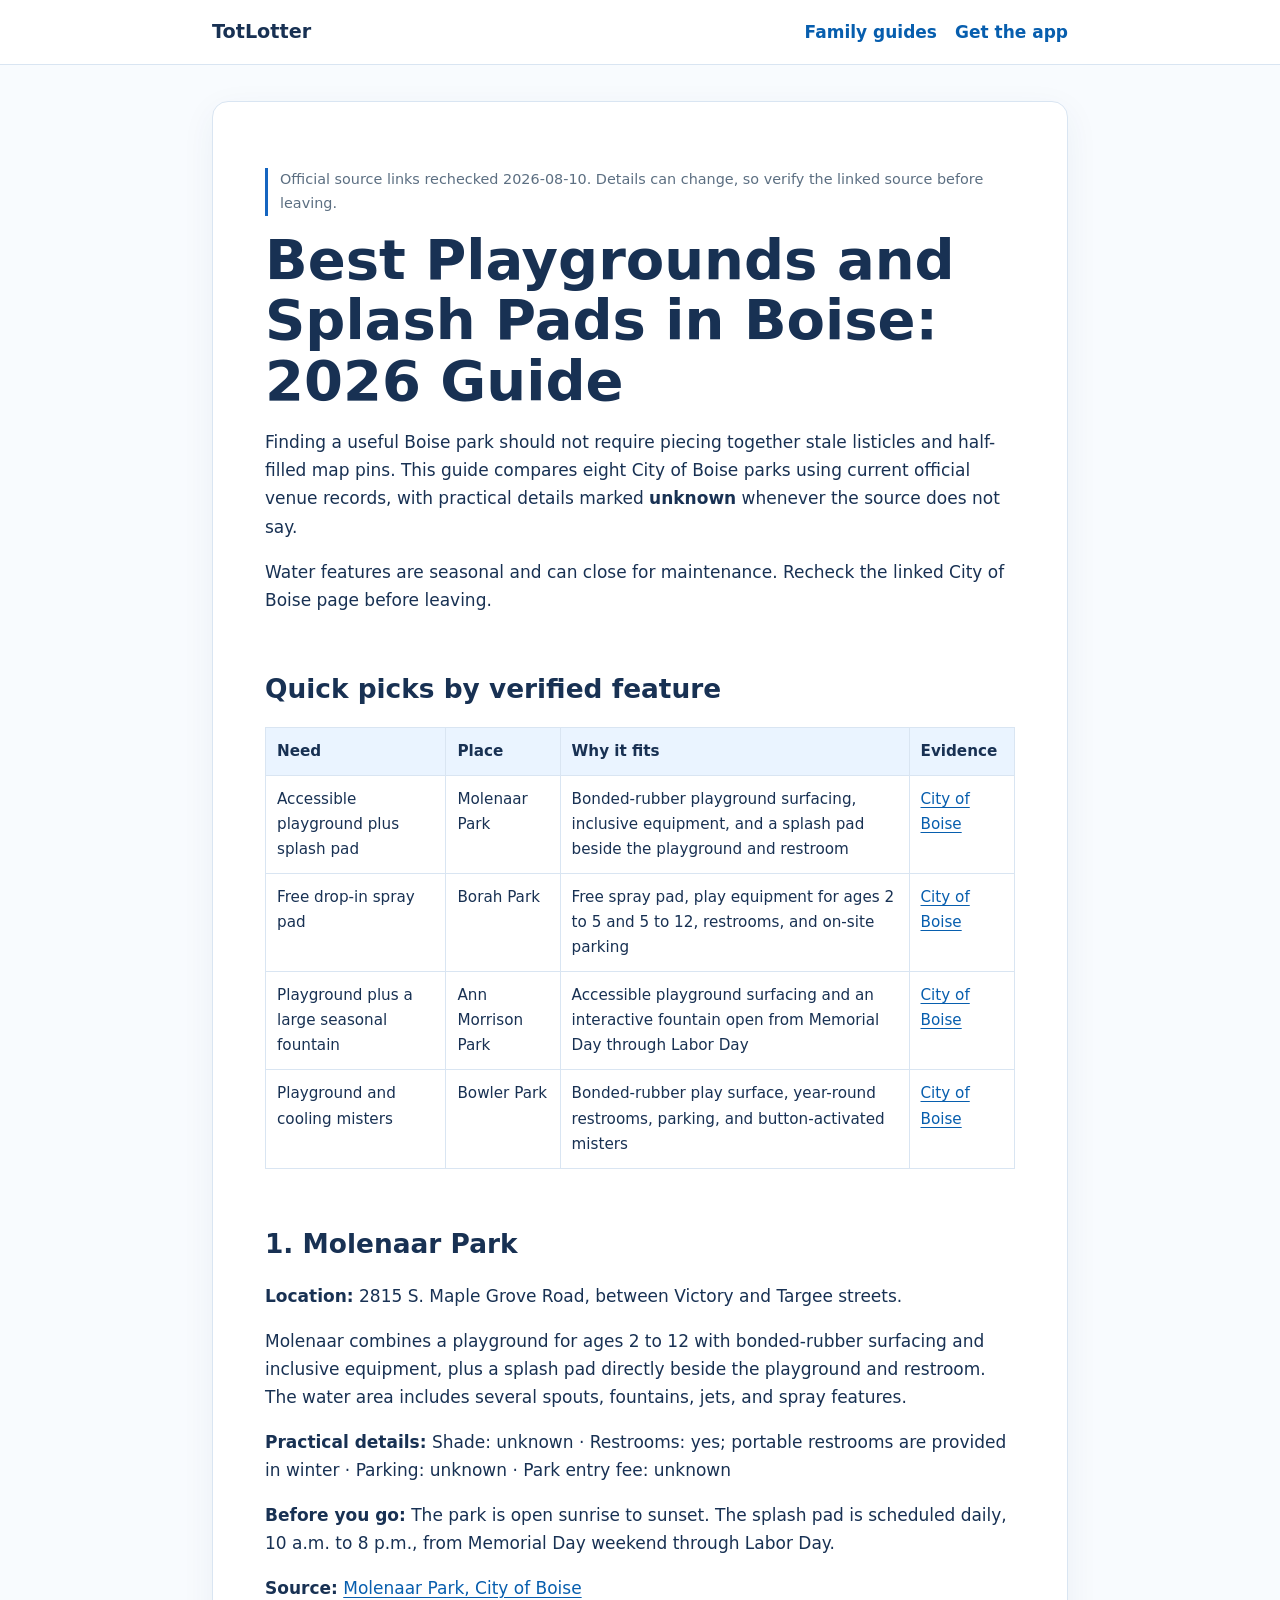
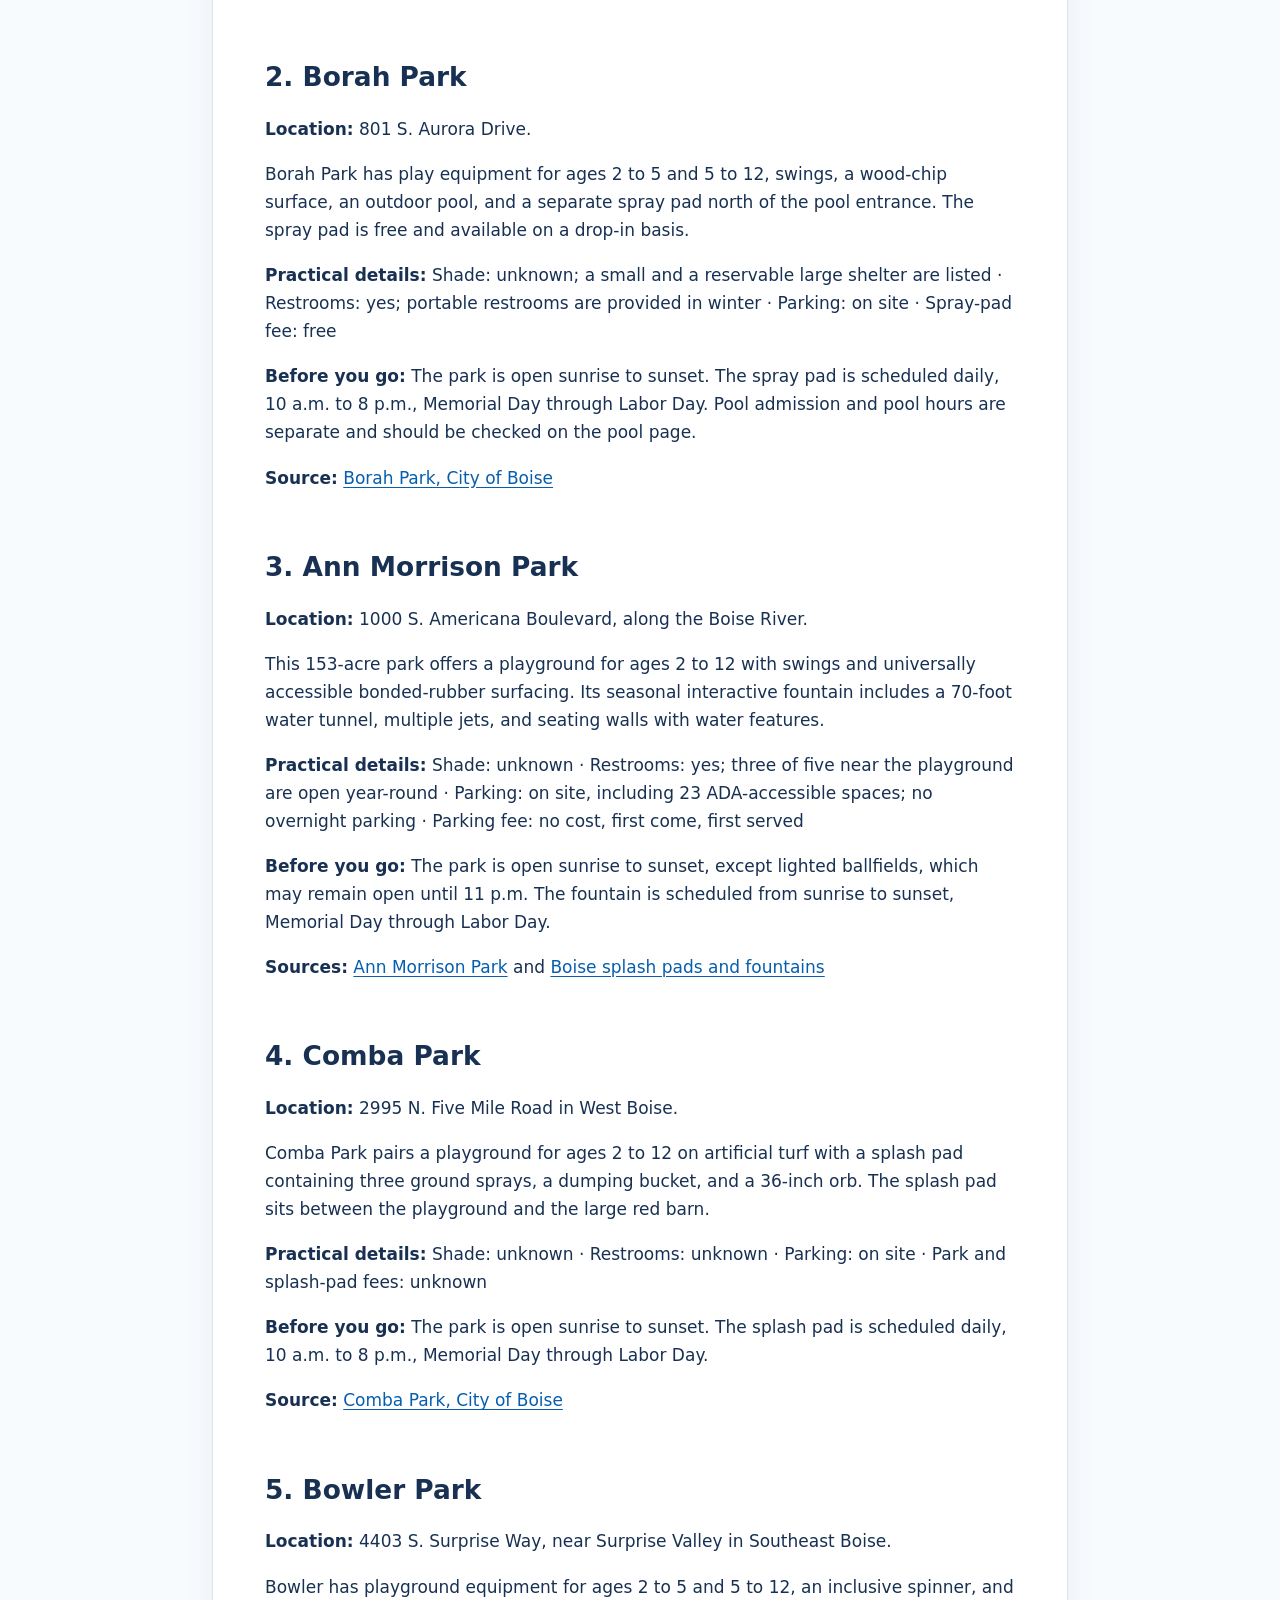
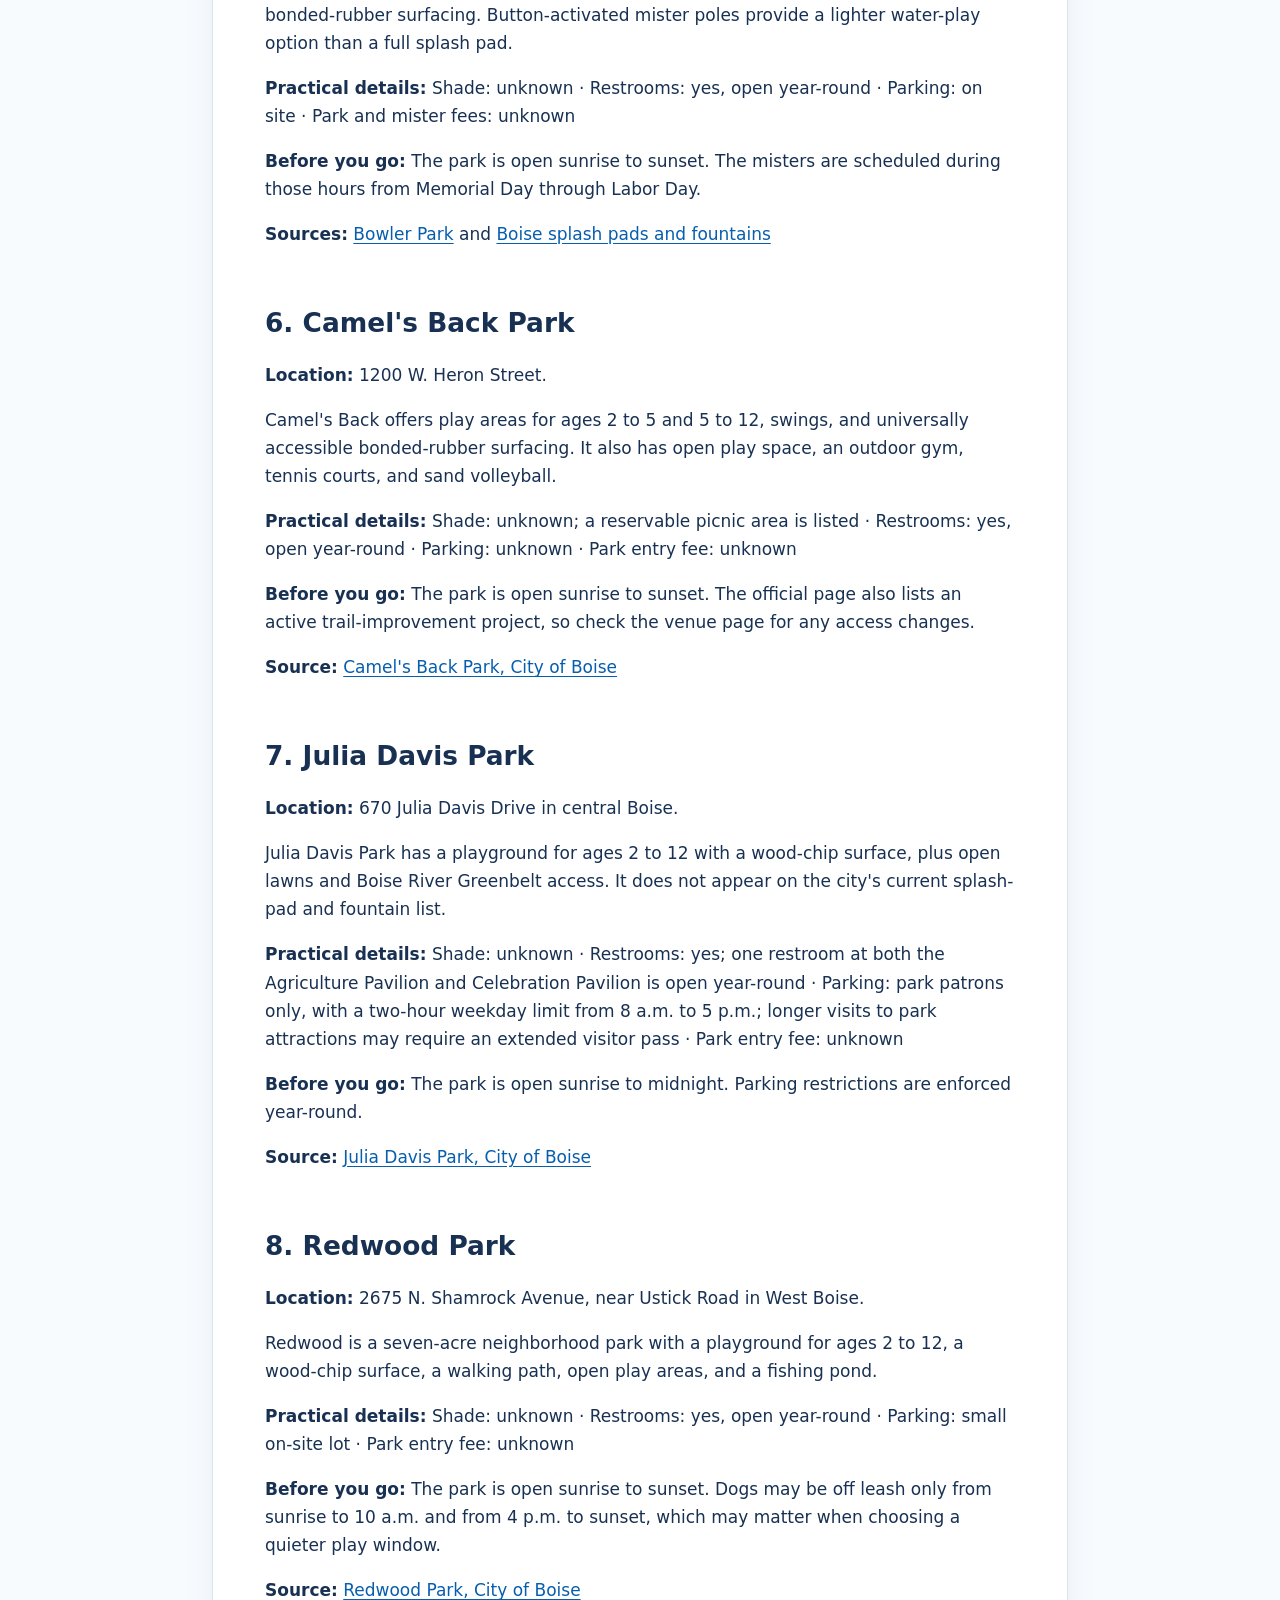
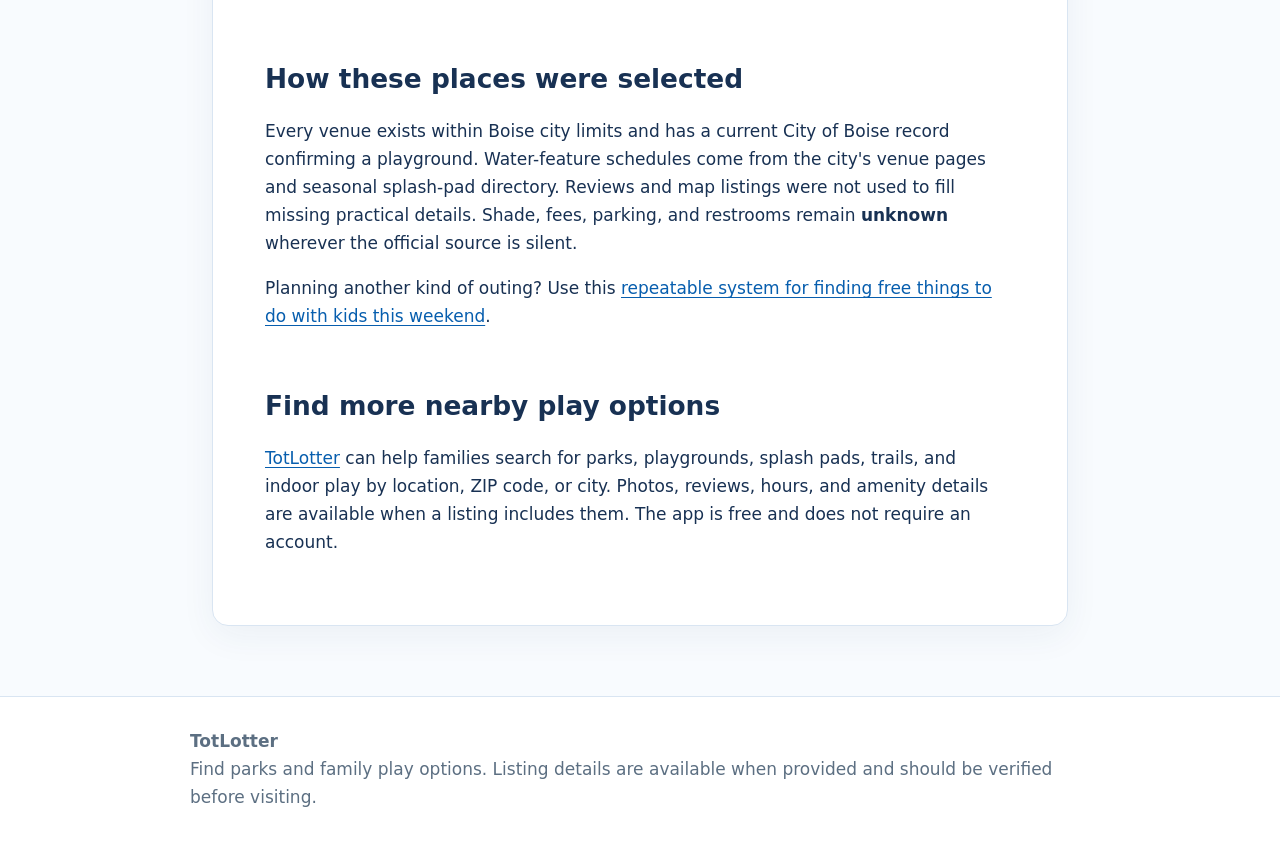
<file: guides/boise-playgrounds-splash-pads/index.html>
<!doctype html>
<html lang="en"><head><meta charset="utf-8"><meta name="viewport" content="width=device-width,initial-scale=1"><meta name="apple-itunes-app" content="app-id=6768323304">
<title>Best Playgrounds and Splash Pads in Boise: 2026 Guide</title><meta name="description" content="Compare eight Boise playgrounds, splash pads, misters, restrooms, parking, and current seasonal hours using City of Boise sources."><link rel="canonical" href="https://iamldc.github.io/guides/boise-playgrounds-splash-pads/">
<meta property="og:type" content="article"><meta property="og:title" content="Best Playgrounds and Splash Pads in Boise: 2026 Guide"><meta property="og:description" content="Compare eight Boise playgrounds, splash pads, misters, restrooms, parking, and current seasonal hours using City of Boise sources."><meta property="og:url" content="https://iamldc.github.io/guides/boise-playgrounds-splash-pads/"><meta name="twitter:card" content="summary">
<link rel="stylesheet" href="https://iamldc.github.io/styles.css"></head><body><header class="site-header"><nav class="nav"><a class="brand" href="https://iamldc.github.io/">TotLotter</a><div class="nav-links"><a href="https://iamldc.github.io/#guides">Family guides</a><a href="https://apps.apple.com/us/app/totlotter-parks-for-families/id6768323304">Get the app</a></div></nav></header>
<main><article><p class="updated">Official source links rechecked 2026-08-10. Details can change, so verify the linked source before leaving.</p><h1 id="best-playgrounds-and-splash-pads-in-boise-2026-guide">Best Playgrounds and Splash Pads in Boise: 2026 Guide</h1>
<p>Finding a useful Boise park should not require piecing together stale listicles and half-filled map pins. This guide compares eight City of Boise parks using current official venue records, with practical details marked <strong>unknown</strong> whenever the source does not say.</p>
<p>Water features are seasonal and can close for maintenance. Recheck the linked City of Boise page before leaving.</p>
<h2 id="quick-picks-by-verified-feature">Quick picks by verified feature</h2>
<div class="table-wrap"><table><thead><tr><th>Need</th><th>Place</th><th>Why it fits</th><th>Evidence</th></tr></thead><tbody>
<tr><td>Accessible playground plus splash pad</td><td>Molenaar Park</td><td>Bonded-rubber playground surfacing, inclusive equipment, and a splash pad beside the playground and restroom</td><td><a href="https://www.cityofboise.org/departments/parks-and-recreation/parks/molenaar-park/">City of Boise</a></td></tr>
<tr><td>Free drop-in spray pad</td><td>Borah Park</td><td>Free spray pad, play equipment for ages 2 to 5 and 5 to 12, restrooms, and on-site parking</td><td><a href="https://www.cityofboise.org/departments/parks-and-recreation/parks/borah-park/">City of Boise</a></td></tr>
<tr><td>Playground plus a large seasonal fountain</td><td>Ann Morrison Park</td><td>Accessible playground surfacing and an interactive fountain open from Memorial Day through Labor Day</td><td><a href="https://www.cityofboise.org/departments/parks-and-recreation/parks/ann-morrison-park">City of Boise</a></td></tr>
<tr><td>Playground and cooling misters</td><td>Bowler Park</td><td>Bonded-rubber play surface, year-round restrooms, parking, and button-activated misters</td><td><a href="https://www.cityofboise.org/departments/parks-and-recreation/parks/bowler-park/">City of Boise</a></td></tr>
</tbody></table></div>
<h2 id="1-molenaar-park">1. Molenaar Park</h2>
<p><strong>Location:</strong> 2815 S. Maple Grove Road, between Victory and Targee streets.</p>
<p>Molenaar combines a playground for ages 2 to 12 with bonded-rubber surfacing and inclusive equipment, plus a splash pad directly beside the playground and restroom. The water area includes several spouts, fountains, jets, and spray features.</p>
<p><strong>Practical details:</strong> Shade: unknown · Restrooms: yes; portable restrooms are provided in winter · Parking: unknown · Park entry fee: unknown</p>
<p><strong>Before you go:</strong> The park is open sunrise to sunset. The splash pad is scheduled daily, 10 a.m. to 8 p.m., from Memorial Day weekend through Labor Day.</p>
<p><strong>Source:</strong> <a href="https://www.cityofboise.org/departments/parks-and-recreation/parks/molenaar-park/">Molenaar Park, City of Boise</a></p>
<h2 id="2-borah-park">2. Borah Park</h2>
<p><strong>Location:</strong> 801 S. Aurora Drive.</p>
<p>Borah Park has play equipment for ages 2 to 5 and 5 to 12, swings, a wood-chip surface, an outdoor pool, and a separate spray pad north of the pool entrance. The spray pad is free and available on a drop-in basis.</p>
<p><strong>Practical details:</strong> Shade: unknown; a small and a reservable large shelter are listed · Restrooms: yes; portable restrooms are provided in winter · Parking: on site · Spray-pad fee: free</p>
<p><strong>Before you go:</strong> The park is open sunrise to sunset. The spray pad is scheduled daily, 10 a.m. to 8 p.m., Memorial Day through Labor Day. Pool admission and pool hours are separate and should be checked on the pool page.</p>
<p><strong>Source:</strong> <a href="https://www.cityofboise.org/departments/parks-and-recreation/parks/borah-park/">Borah Park, City of Boise</a></p>
<h2 id="3-ann-morrison-park">3. Ann Morrison Park</h2>
<p><strong>Location:</strong> 1000 S. Americana Boulevard, along the Boise River.</p>
<p>This 153-acre park offers a playground for ages 2 to 12 with swings and universally accessible bonded-rubber surfacing. Its seasonal interactive fountain includes a 70-foot water tunnel, multiple jets, and seating walls with water features.</p>
<p><strong>Practical details:</strong> Shade: unknown · Restrooms: yes; three of five near the playground are open year-round · Parking: on site, including 23 ADA-accessible spaces; no overnight parking · Parking fee: no cost, first come, first served</p>
<p><strong>Before you go:</strong> The park is open sunrise to sunset, except lighted ballfields, which may remain open until 11 p.m. The fountain is scheduled from sunrise to sunset, Memorial Day through Labor Day.</p>
<p><strong>Sources:</strong> <a href="https://www.cityofboise.org/departments/parks-and-recreation/parks/ann-morrison-park">Ann Morrison Park</a> and <a href="https://www.cityofboise.org/departments/parks-and-recreation/splash-pads-and-fountains-in-city-parks/">Boise splash pads and fountains</a></p>
<h2 id="4-comba-park">4. Comba Park</h2>
<p><strong>Location:</strong> 2995 N. Five Mile Road in West Boise.</p>
<p>Comba Park pairs a playground for ages 2 to 12 on artificial turf with a splash pad containing three ground sprays, a dumping bucket, and a 36-inch orb. The splash pad sits between the playground and the large red barn.</p>
<p><strong>Practical details:</strong> Shade: unknown · Restrooms: unknown · Parking: on site · Park and splash-pad fees: unknown</p>
<p><strong>Before you go:</strong> The park is open sunrise to sunset. The splash pad is scheduled daily, 10 a.m. to 8 p.m., Memorial Day through Labor Day.</p>
<p><strong>Source:</strong> <a href="https://www.cityofboise.org/departments/parks-and-recreation/parks/comba-park/">Comba Park, City of Boise</a></p>
<h2 id="5-bowler-park">5. Bowler Park</h2>
<p><strong>Location:</strong> 4403 S. Surprise Way, near Surprise Valley in Southeast Boise.</p>
<p>Bowler has playground equipment for ages 2 to 5 and 5 to 12, an inclusive spinner, and bonded-rubber surfacing. Button-activated mister poles provide a lighter water-play option than a full splash pad.</p>
<p><strong>Practical details:</strong> Shade: unknown · Restrooms: yes, open year-round · Parking: on site · Park and mister fees: unknown</p>
<p><strong>Before you go:</strong> The park is open sunrise to sunset. The misters are scheduled during those hours from Memorial Day through Labor Day.</p>
<p><strong>Sources:</strong> <a href="https://www.cityofboise.org/departments/parks-and-recreation/parks/bowler-park/">Bowler Park</a> and <a href="https://www.cityofboise.org/departments/parks-and-recreation/splash-pads-and-fountains-in-city-parks/">Boise splash pads and fountains</a></p>
<h2 id="6-camel-s-back-park">6. Camel&#x27;s Back Park</h2>
<p><strong>Location:</strong> 1200 W. Heron Street.</p>
<p>Camel&#x27;s Back offers play areas for ages 2 to 5 and 5 to 12, swings, and universally accessible bonded-rubber surfacing. It also has open play space, an outdoor gym, tennis courts, and sand volleyball.</p>
<p><strong>Practical details:</strong> Shade: unknown; a reservable picnic area is listed · Restrooms: yes, open year-round · Parking: unknown · Park entry fee: unknown</p>
<p><strong>Before you go:</strong> The park is open sunrise to sunset. The official page also lists an active trail-improvement project, so check the venue page for any access changes.</p>
<p><strong>Source:</strong> <a href="https://www.cityofboise.org/departments/parks-and-recreation/parks/camels-back-park">Camel&#x27;s Back Park, City of Boise</a></p>
<h2 id="7-julia-davis-park">7. Julia Davis Park</h2>
<p><strong>Location:</strong> 670 Julia Davis Drive in central Boise.</p>
<p>Julia Davis Park has a playground for ages 2 to 12 with a wood-chip surface, plus open lawns and Boise River Greenbelt access. It does not appear on the city&#x27;s current splash-pad and fountain list.</p>
<p><strong>Practical details:</strong> Shade: unknown · Restrooms: yes; one restroom at both the Agriculture Pavilion and Celebration Pavilion is open year-round · Parking: park patrons only, with a two-hour weekday limit from 8 a.m. to 5 p.m.; longer visits to park attractions may require an extended visitor pass · Park entry fee: unknown</p>
<p><strong>Before you go:</strong> The park is open sunrise to midnight. Parking restrictions are enforced year-round.</p>
<p><strong>Source:</strong> <a href="https://www.cityofboise.org/departments/parks-and-recreation/parks/julia-davis-park">Julia Davis Park, City of Boise</a></p>
<h2 id="8-redwood-park">8. Redwood Park</h2>
<p><strong>Location:</strong> 2675 N. Shamrock Avenue, near Ustick Road in West Boise.</p>
<p>Redwood is a seven-acre neighborhood park with a playground for ages 2 to 12, a wood-chip surface, a walking path, open play areas, and a fishing pond.</p>
<p><strong>Practical details:</strong> Shade: unknown · Restrooms: yes, open year-round · Parking: small on-site lot · Park entry fee: unknown</p>
<p><strong>Before you go:</strong> The park is open sunrise to sunset. Dogs may be off leash only from sunrise to 10 a.m. and from 4 p.m. to sunset, which may matter when choosing a quieter play window.</p>
<p><strong>Source:</strong> <a href="https://www.cityofboise.org/departments/parks-and-recreation/parks/redwood-park/">Redwood Park, City of Boise</a></p>
<h2 id="how-these-places-were-selected">How these places were selected</h2>
<p>Every venue exists within Boise city limits and has a current City of Boise record confirming a playground. Water-feature schedules come from the city's venue pages and seasonal splash-pad directory. Reviews and map listings were not used to fill missing practical details. Shade, fees, parking, and restrooms remain <strong>unknown</strong> wherever the official source is silent.</p>
<p>Planning another kind of outing? Use this <a href="https://iamldc.github.io/guides/free-things-to-do-with-kids-this-weekend/">repeatable system for finding free things to do with kids this weekend</a>.</p>
<h2 id="find-more-nearby-play-options">Find more nearby play options</h2>
<p><a href="https://apps.apple.com/us/app/totlotter-parks-for-families/id6768323304">TotLotter</a> can help families search for parks, playgrounds, splash pads, trails, and indoor play by location, ZIP code, or city. Photos, reviews, hours, and amenity details are available when a listing includes them. The app is free and does not require an account.</p></article></main>
<footer class="site-footer"><div><strong>TotLotter</strong><br>Find parks and family play options. Listing details are available when provided and should be verified before visiting.</div></footer></body></html>
</file>
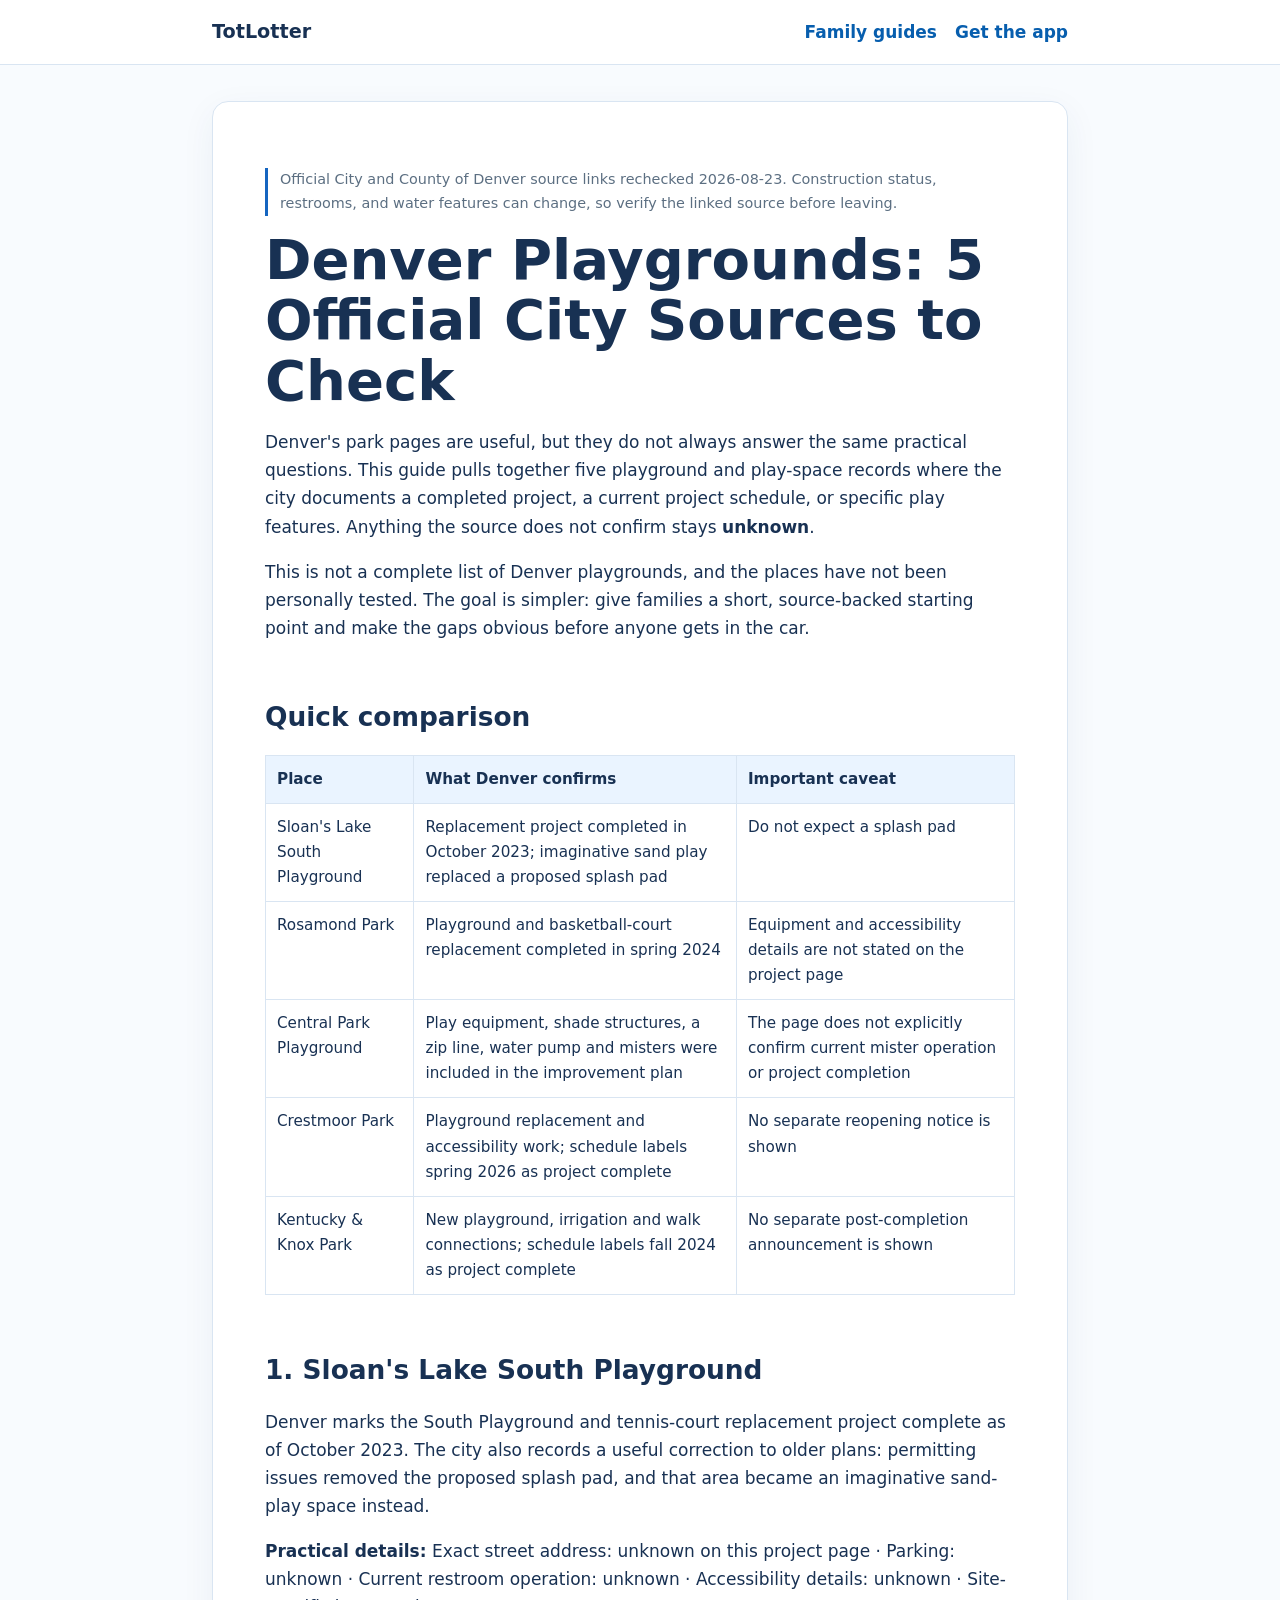
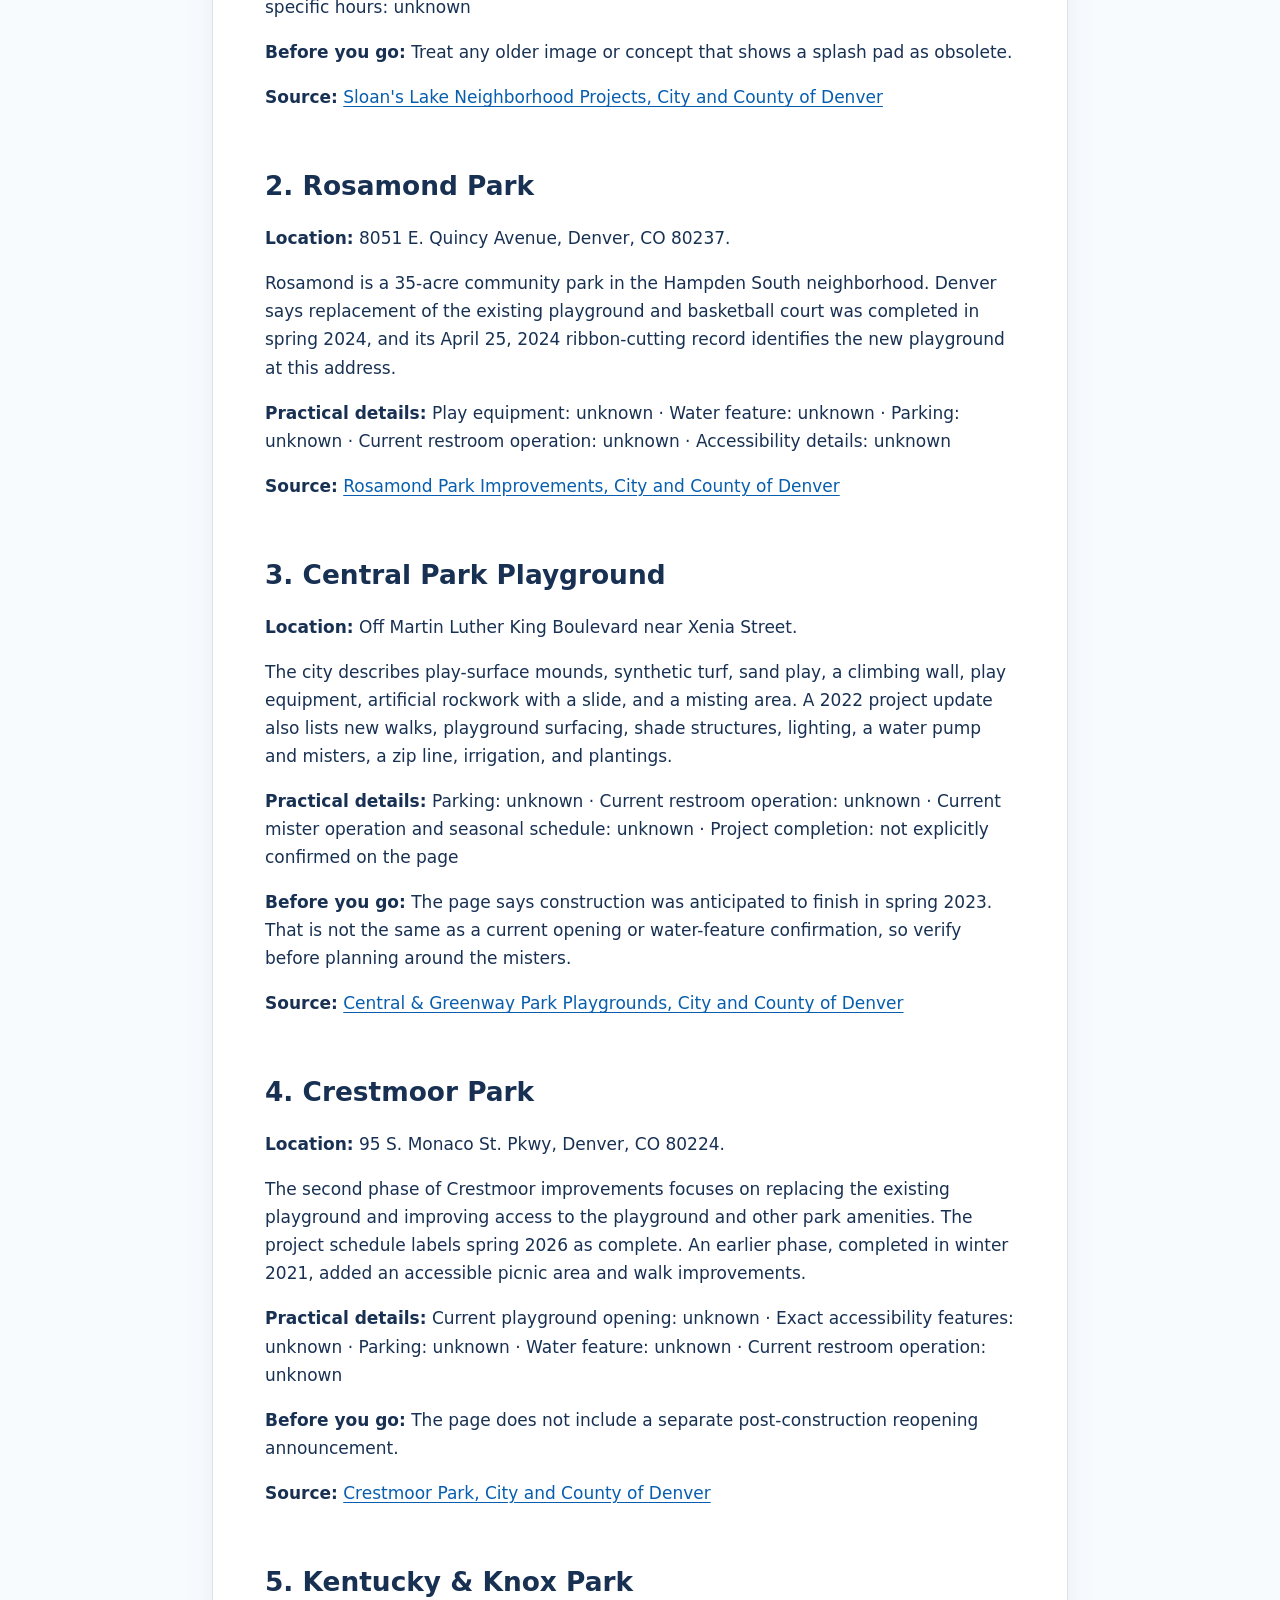
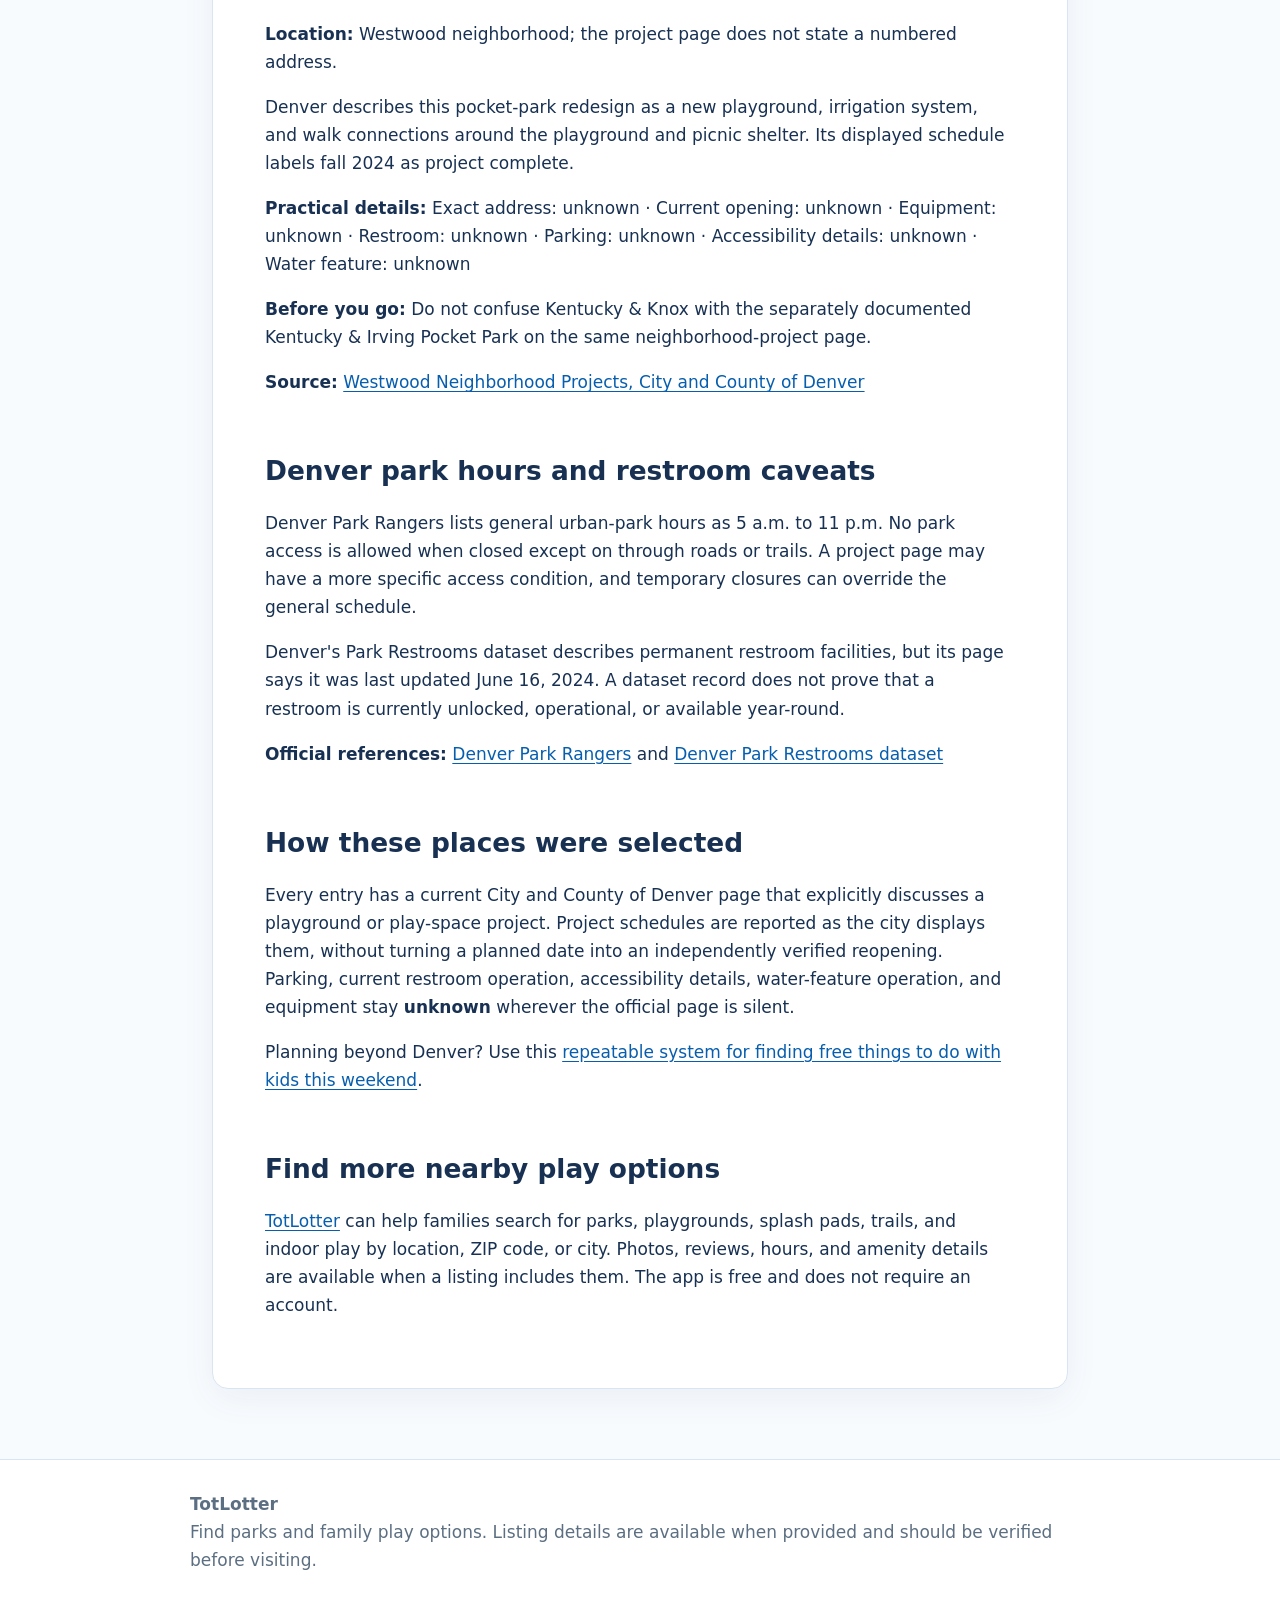
<file: guides/denver-playgrounds-official-sources/index.html>
<!doctype html>
<html lang="en"><head><meta charset="utf-8"><meta name="viewport" content="width=device-width,initial-scale=1"><meta name="apple-itunes-app" content="app-id=6768323304">
<title>Denver Playgrounds: 5 Official City Sources to Check</title><meta name="description" content="Compare five Denver playground projects and play spaces using current City and County of Denver sources, with unknown details labeled clearly."><link rel="canonical" href="https://iamldc.github.io/guides/denver-playgrounds-official-sources/">
<meta property="og:type" content="article"><meta property="og:title" content="Denver Playgrounds: 5 Official City Sources to Check"><meta property="og:description" content="A claim-safe Denver playground planning guide built from current official city project pages."><meta property="og:url" content="https://iamldc.github.io/guides/denver-playgrounds-official-sources/"><meta name="twitter:card" content="summary">
<link rel="stylesheet" href="https://iamldc.github.io/styles.css"></head><body><header class="site-header"><nav class="nav"><a class="brand" href="https://iamldc.github.io/">TotLotter</a><div class="nav-links"><a href="https://iamldc.github.io/#guides">Family guides</a><a href="https://apps.apple.com/us/app/totlotter-parks-for-families/id6768323304">Get the app</a></div></nav></header>
<main><article><p class="updated">Official City and County of Denver source links rechecked 2026-08-23. Construction status, restrooms, and water features can change, so verify the linked source before leaving.</p><h1>Denver Playgrounds: 5 Official City Sources to Check</h1>
<p>Denver's park pages are useful, but they do not always answer the same practical questions. This guide pulls together five playground and play-space records where the city documents a completed project, a current project schedule, or specific play features. Anything the source does not confirm stays <strong>unknown</strong>.</p>
<p>This is not a complete list of Denver playgrounds, and the places have not been personally tested. The goal is simpler: give families a short, source-backed starting point and make the gaps obvious before anyone gets in the car.</p>
<h2>Quick comparison</h2>
<div class="table-wrap"><table><thead><tr><th>Place</th><th>What Denver confirms</th><th>Important caveat</th></tr></thead><tbody>
<tr><td>Sloan's Lake South Playground</td><td>Replacement project completed in October 2023; imaginative sand play replaced a proposed splash pad</td><td>Do not expect a splash pad</td></tr>
<tr><td>Rosamond Park</td><td>Playground and basketball-court replacement completed in spring 2024</td><td>Equipment and accessibility details are not stated on the project page</td></tr>
<tr><td>Central Park Playground</td><td>Play equipment, shade structures, a zip line, water pump and misters were included in the improvement plan</td><td>The page does not explicitly confirm current mister operation or project completion</td></tr>
<tr><td>Crestmoor Park</td><td>Playground replacement and accessibility work; schedule labels spring 2026 as project complete</td><td>No separate reopening notice is shown</td></tr>
<tr><td>Kentucky &amp; Knox Park</td><td>New playground, irrigation and walk connections; schedule labels fall 2024 as project complete</td><td>No separate post-completion announcement is shown</td></tr>
</tbody></table></div>
<h2>1. Sloan's Lake South Playground</h2>
<p>Denver marks the South Playground and tennis-court replacement project complete as of October 2023. The city also records a useful correction to older plans: permitting issues removed the proposed splash pad, and that area became an imaginative sand-play space instead.</p>
<p><strong>Practical details:</strong> Exact street address: unknown on this project page · Parking: unknown · Current restroom operation: unknown · Accessibility details: unknown · Site-specific hours: unknown</p>
<p><strong>Before you go:</strong> Treat any older image or concept that shows a splash pad as obsolete.</p>
<p><strong>Source:</strong> <a href="https://www.denvergov.org/Government/Agencies-Departments-Offices/Agencies-Departments-Offices-Directory/Parks-Recreation/Planning-Design-Construction-Community-Engagement/Park-Facility-Projects/Sloans-Lake-Neighborhood-Projects">Sloan's Lake Neighborhood Projects, City and County of Denver</a></p>
<h2>2. Rosamond Park</h2>
<p><strong>Location:</strong> 8051 E. Quincy Avenue, Denver, CO 80237.</p>
<p>Rosamond is a 35-acre community park in the Hampden South neighborhood. Denver says replacement of the existing playground and basketball court was completed in spring 2024, and its April 25, 2024 ribbon-cutting record identifies the new playground at this address.</p>
<p><strong>Practical details:</strong> Play equipment: unknown · Water feature: unknown · Parking: unknown · Current restroom operation: unknown · Accessibility details: unknown</p>
<p><strong>Source:</strong> <a href="https://www.denvergov.org/Government/Agencies-Departments-Offices/Agencies-Departments-Offices-Directory/Parks-Recreation/Planning-Design-Construction-Community-Engagement/Park-Facility-Projects/Rosamond-Park-Improvements">Rosamond Park Improvements, City and County of Denver</a></p>
<h2>3. Central Park Playground</h2>
<p><strong>Location:</strong> Off Martin Luther King Boulevard near Xenia Street.</p>
<p>The city describes play-surface mounds, synthetic turf, sand play, a climbing wall, play equipment, artificial rockwork with a slide, and a misting area. A 2022 project update also lists new walks, playground surfacing, shade structures, lighting, a water pump and misters, a zip line, irrigation, and plantings.</p>
<p><strong>Practical details:</strong> Parking: unknown · Current restroom operation: unknown · Current mister operation and seasonal schedule: unknown · Project completion: not explicitly confirmed on the page</p>
<p><strong>Before you go:</strong> The page says construction was anticipated to finish in spring 2023. That is not the same as a current opening or water-feature confirmation, so verify before planning around the misters.</p>
<p><strong>Source:</strong> <a href="https://www.denvergov.org/Government/Agencies-Departments-Offices/Agencies-Departments-Offices-Directory/Parks-Recreation/Planning-Design-Construction-Community-Engagement/Park-Facility-Projects/Central-Greenway-Park-Playgrounds">Central &amp; Greenway Park Playgrounds, City and County of Denver</a></p>
<h2>4. Crestmoor Park</h2>
<p><strong>Location:</strong> 95 S. Monaco St. Pkwy, Denver, CO 80224.</p>
<p>The second phase of Crestmoor improvements focuses on replacing the existing playground and improving access to the playground and other park amenities. The project schedule labels spring 2026 as complete. An earlier phase, completed in winter 2021, added an accessible picnic area and walk improvements.</p>
<p><strong>Practical details:</strong> Current playground opening: unknown · Exact accessibility features: unknown · Parking: unknown · Water feature: unknown · Current restroom operation: unknown</p>
<p><strong>Before you go:</strong> The page does not include a separate post-construction reopening announcement.</p>
<p><strong>Source:</strong> <a href="https://denvergov.org/Government/Agencies-Departments-Offices/Agencies-Departments-Offices-Directory/Parks-Recreation/Planning-Design-Construction-Community-Engagement/Park-Facility-Projects/Crestmoor-Park">Crestmoor Park, City and County of Denver</a></p>
<h2>5. Kentucky &amp; Knox Park</h2>
<p><strong>Location:</strong> Westwood neighborhood; the project page does not state a numbered address.</p>
<p>Denver describes this pocket-park redesign as a new playground, irrigation system, and walk connections around the playground and picnic shelter. Its displayed schedule labels fall 2024 as project complete.</p>
<p><strong>Practical details:</strong> Exact address: unknown · Current opening: unknown · Equipment: unknown · Restroom: unknown · Parking: unknown · Accessibility details: unknown · Water feature: unknown</p>
<p><strong>Before you go:</strong> Do not confuse Kentucky &amp; Knox with the separately documented Kentucky &amp; Irving Pocket Park on the same neighborhood-project page.</p>
<p><strong>Source:</strong> <a href="https://denvergov.org/Government/Agencies-Departments-Offices/Agencies-Departments-Offices-Directory/Parks-Recreation/Planning-Design-Construction-Community-Engagement/Park-Facility-Projects/Westwood-Neighborhood-Projects">Westwood Neighborhood Projects, City and County of Denver</a></p>
<h2>Denver park hours and restroom caveats</h2>
<p>Denver Park Rangers lists general urban-park hours as 5 a.m. to 11 p.m. No park access is allowed when closed except on through roads or trails. A project page may have a more specific access condition, and temporary closures can override the general schedule.</p>
<p>Denver's Park Restrooms dataset describes permanent restroom facilities, but its page says it was last updated June 16, 2024. A dataset record does not prove that a restroom is currently unlocked, operational, or available year-round.</p>
<p><strong>Official references:</strong> <a href="https://denvergov.org/Government/Agencies-Departments-Offices/Agencies-Departments-Offices-Directory/Parks-Recreation/Urban-Parks-Trails/Park-Rangers">Denver Park Rangers</a> and <a href="https://denvergov.org/opendata/dataset/city-and-county-of-denver-park-restrooms">Denver Park Restrooms dataset</a></p>
<h2>How these places were selected</h2>
<p>Every entry has a current City and County of Denver page that explicitly discusses a playground or play-space project. Project schedules are reported as the city displays them, without turning a planned date into an independently verified reopening. Parking, current restroom operation, accessibility details, water-feature operation, and equipment stay <strong>unknown</strong> wherever the official page is silent.</p>
<p>Planning beyond Denver? Use this <a href="https://iamldc.github.io/guides/free-things-to-do-with-kids-this-weekend/">repeatable system for finding free things to do with kids this weekend</a>.</p>
<h2>Find more nearby play options</h2>
<p><a href="https://apps.apple.com/us/app/totlotter-parks-for-families/id6768323304">TotLotter</a> can help families search for parks, playgrounds, splash pads, trails, and indoor play by location, ZIP code, or city. Photos, reviews, hours, and amenity details are available when a listing includes them. The app is free and does not require an account.</p></article></main>
<footer class="site-footer"><div><strong>TotLotter</strong><br>Find parks and family play options. Listing details are available when provided and should be verified before visiting.</div></footer></body></html>
</file>
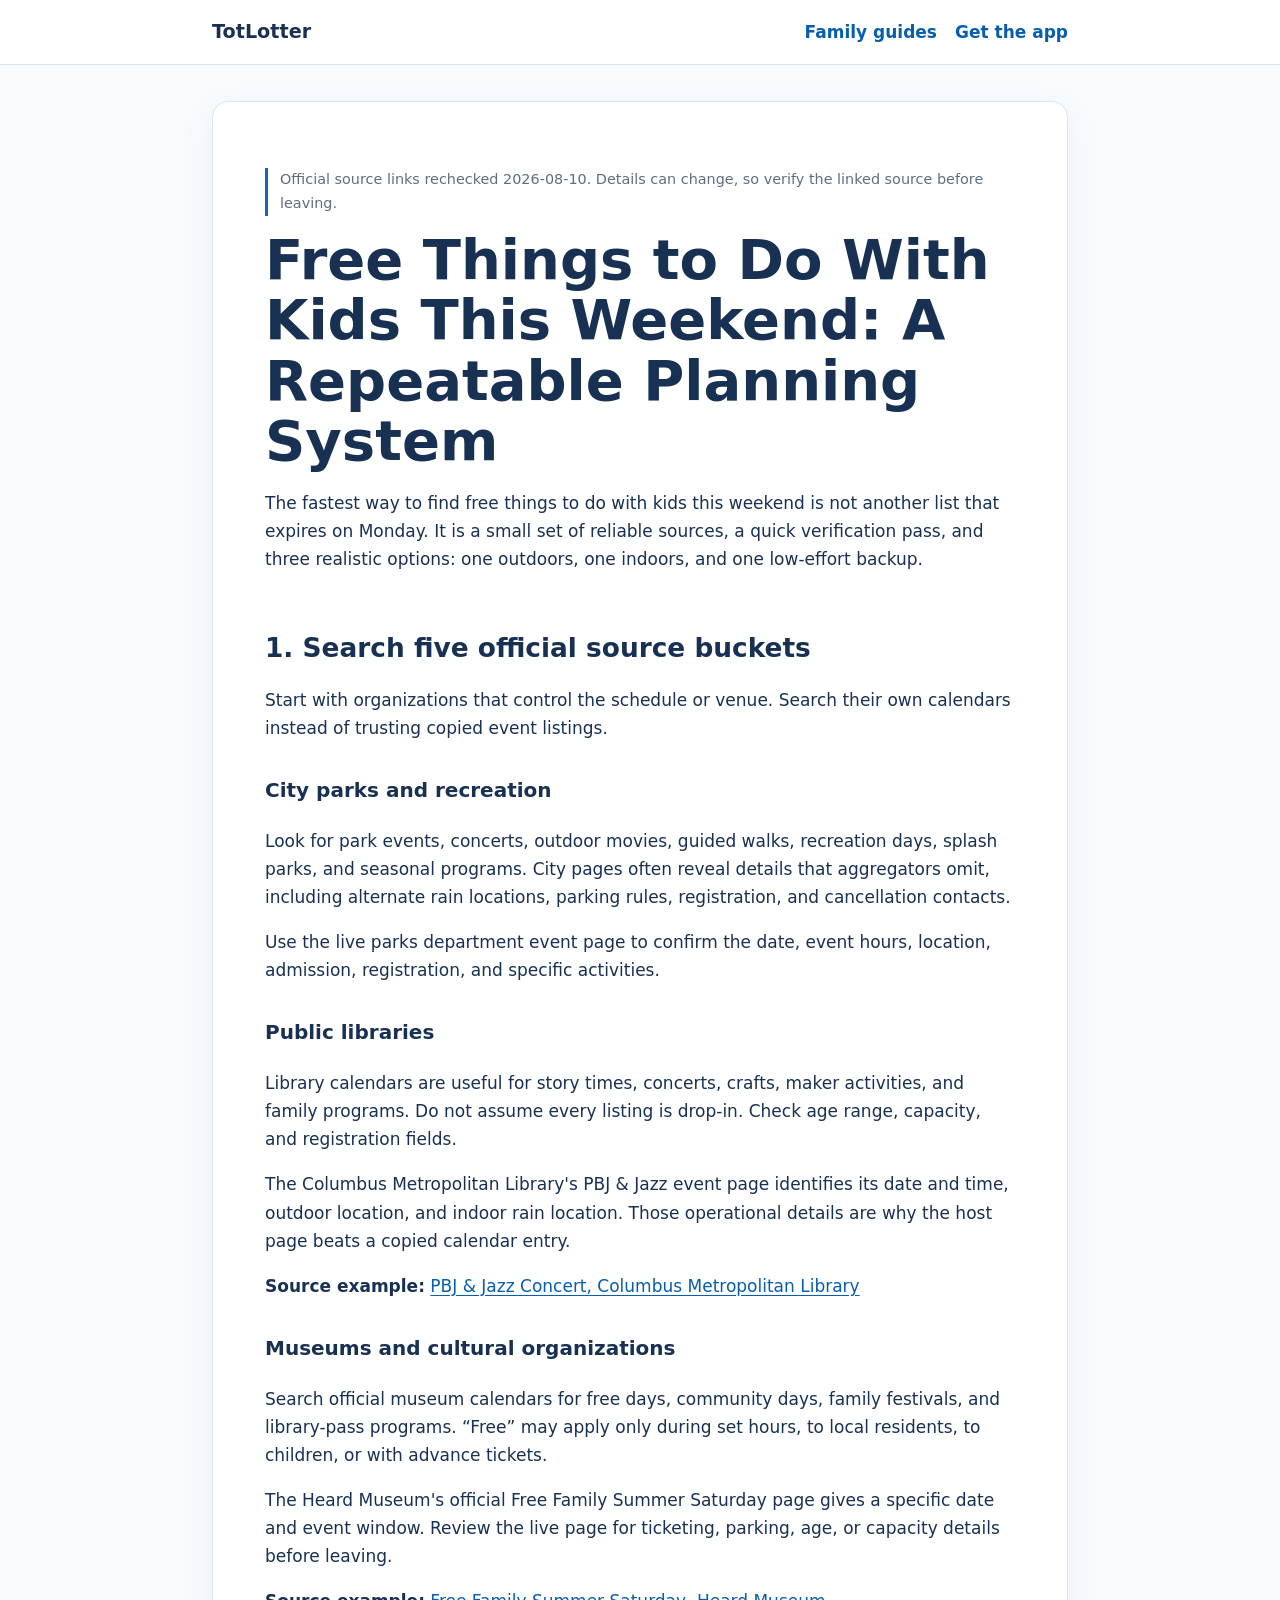
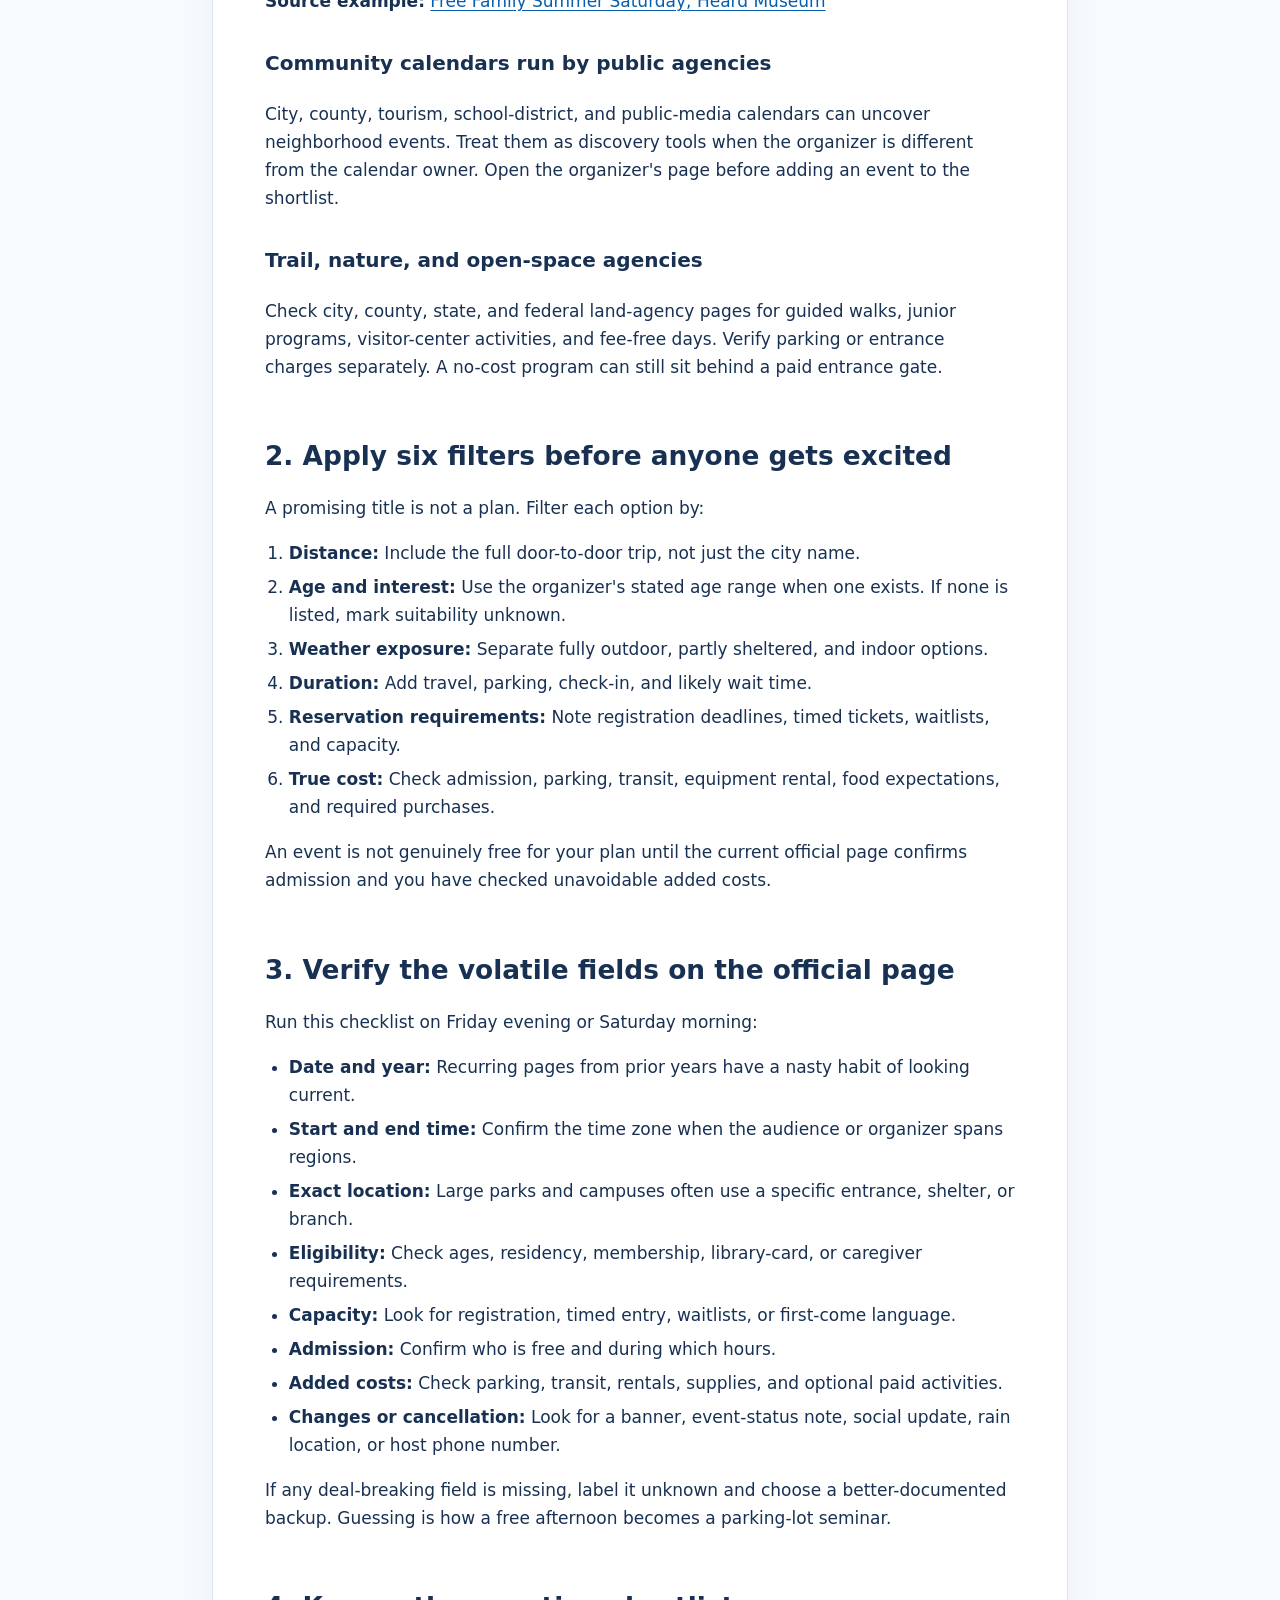
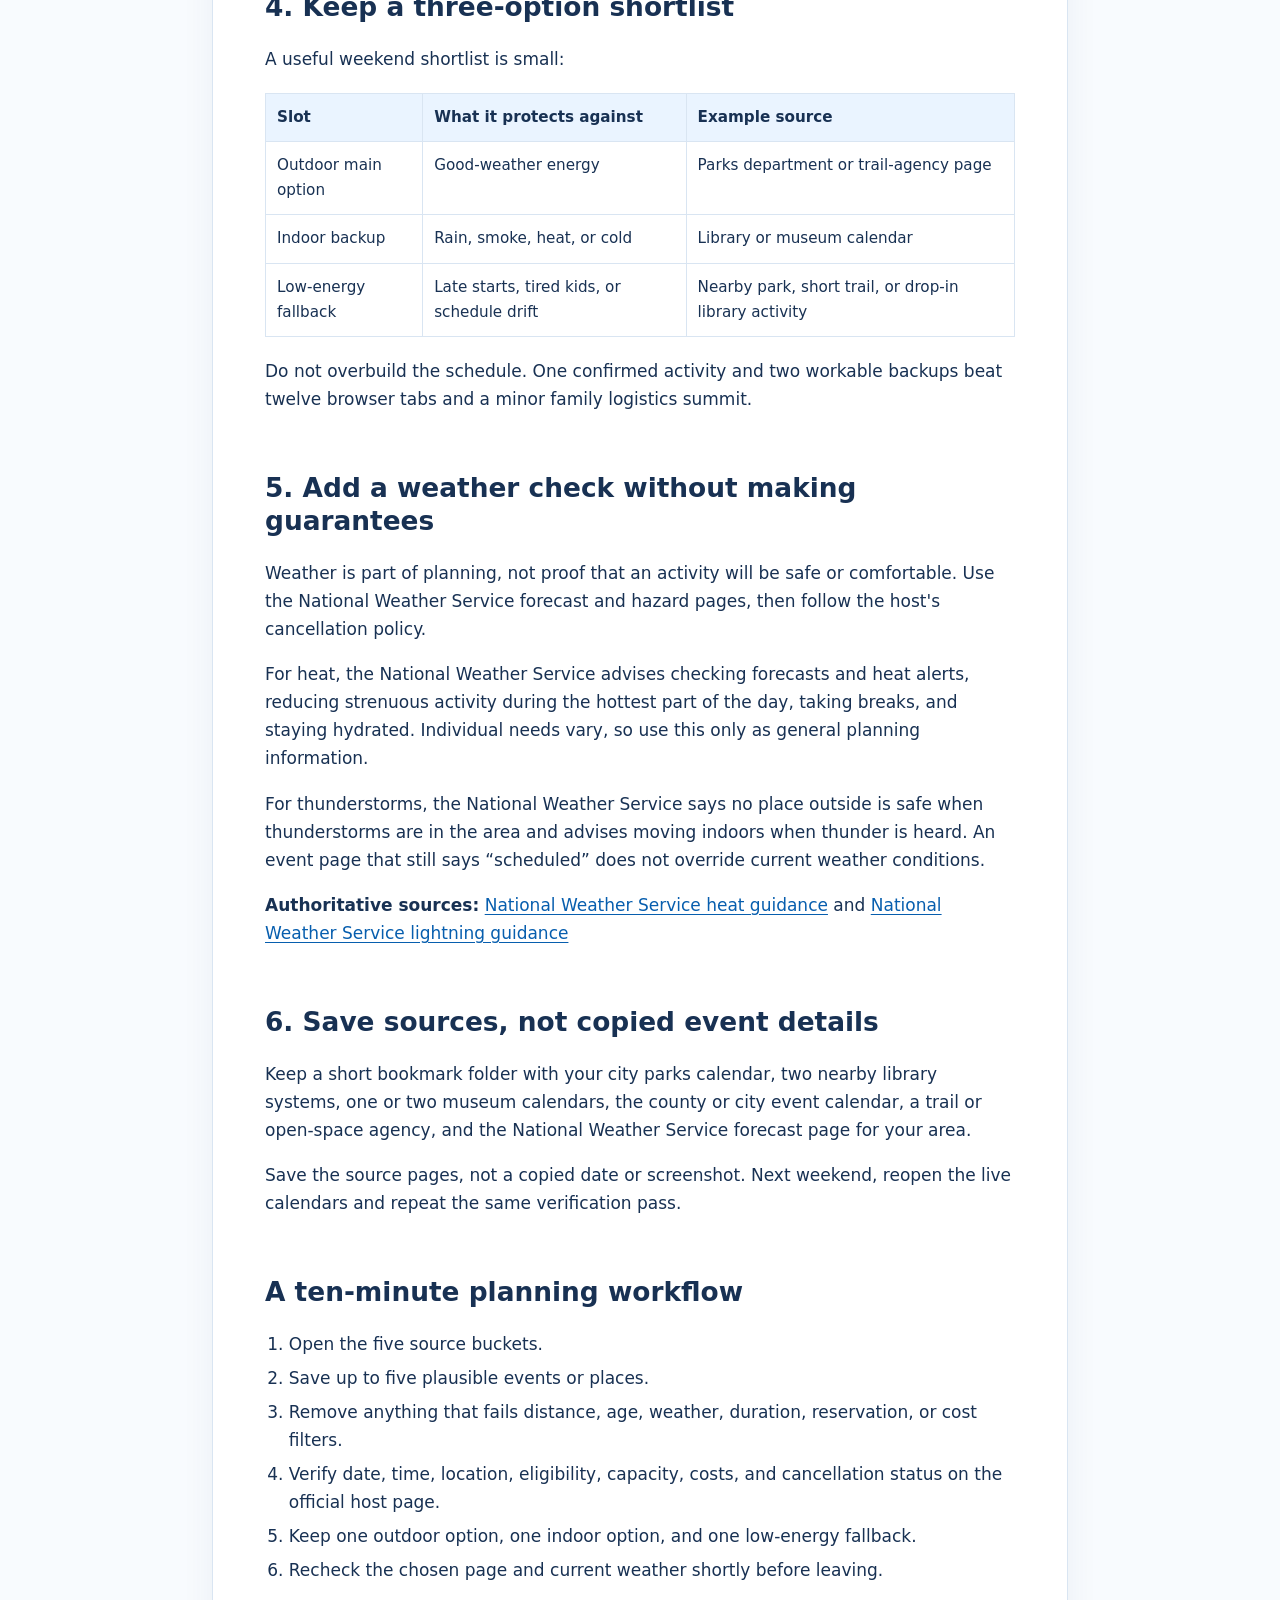
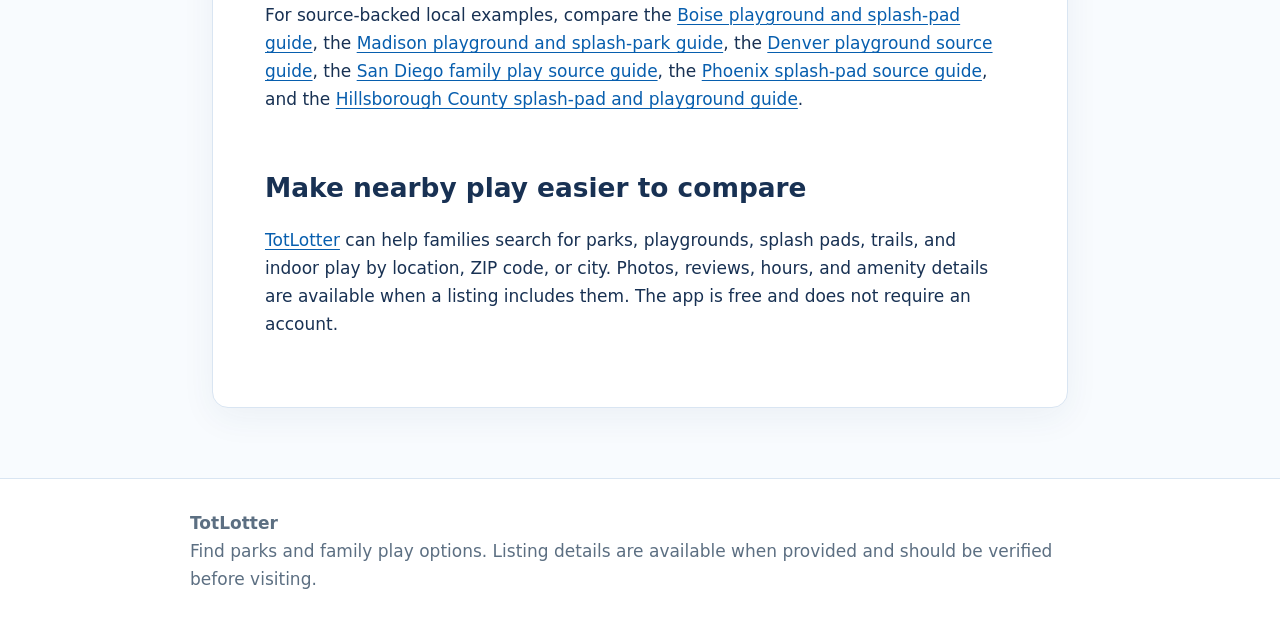
<file: guides/free-things-to-do-with-kids-this-weekend/index.html>
<!doctype html>
<html lang="en"><head><meta charset="utf-8"><meta name="viewport" content="width=device-width,initial-scale=1"><meta name="apple-itunes-app" content="app-id=6768323304">
<title>Free Things to Do With Kids This Weekend: A Repeatable Planning System</title><meta name="description" content="A reusable method for finding and verifying genuinely free family activities without relying on stale weekend lists."><link rel="canonical" href="https://iamldc.github.io/guides/free-things-to-do-with-kids-this-weekend/">
<meta property="og:type" content="article"><meta property="og:title" content="Free Things to Do With Kids This Weekend: A Repeatable Planning System"><meta property="og:description" content="A reusable method for finding and verifying genuinely free family activities without relying on stale weekend lists."><meta property="og:url" content="https://iamldc.github.io/guides/free-things-to-do-with-kids-this-weekend/"><meta name="twitter:card" content="summary">
<link rel="stylesheet" href="https://iamldc.github.io/styles.css"></head><body><header class="site-header"><nav class="nav"><a class="brand" href="https://iamldc.github.io/">TotLotter</a><div class="nav-links"><a href="https://iamldc.github.io/#guides">Family guides</a><a href="https://apps.apple.com/us/app/totlotter-parks-for-families/id6768323304">Get the app</a></div></nav></header>
<main><article><p class="updated">Official source links rechecked 2026-08-10. Details can change, so verify the linked source before leaving.</p><h1>Free Things to Do With Kids This Weekend: A Repeatable Planning System</h1>
<p>The fastest way to find free things to do with kids this weekend is not another list that expires on Monday. It is a small set of reliable sources, a quick verification pass, and three realistic options: one outdoors, one indoors, and one low-effort backup.</p>
<h2>1. Search five official source buckets</h2><p>Start with organizations that control the schedule or venue. Search their own calendars instead of trusting copied event listings.</p>
<h3>City parks and recreation</h3><p>Look for park events, concerts, outdoor movies, guided walks, recreation days, splash parks, and seasonal programs. City pages often reveal details that aggregators omit, including alternate rain locations, parking rules, registration, and cancellation contacts.</p><p>Use the live parks department event page to confirm the date, event hours, location, admission, registration, and specific activities.</p>
<h3>Public libraries</h3><p>Library calendars are useful for story times, concerts, crafts, maker activities, and family programs. Do not assume every listing is drop-in. Check age range, capacity, and registration fields.</p><p>The Columbus Metropolitan Library's PBJ &amp; Jazz event page identifies its date and time, outdoor location, and indoor rain location. Those operational details are why the host page beats a copied calendar entry.</p><p><strong>Source example:</strong> <a href="https://events.columbuslibrary.org/event/16714101">PBJ &amp; Jazz Concert, Columbus Metropolitan Library</a></p>
<h3>Museums and cultural organizations</h3><p>Search official museum calendars for free days, community days, family festivals, and library-pass programs. “Free” may apply only during set hours, to local residents, to children, or with advance tickets.</p><p>The Heard Museum's official Free Family Summer Saturday page gives a specific date and event window. Review the live page for ticketing, parking, age, or capacity details before leaving.</p><p><strong>Source example:</strong> <a href="https://heard.org/event/ffss-aug2026/">Free Family Summer Saturday, Heard Museum</a></p>
<h3>Community calendars run by public agencies</h3><p>City, county, tourism, school-district, and public-media calendars can uncover neighborhood events. Treat them as discovery tools when the organizer is different from the calendar owner. Open the organizer's page before adding an event to the shortlist.</p>
<h3>Trail, nature, and open-space agencies</h3><p>Check city, county, state, and federal land-agency pages for guided walks, junior programs, visitor-center activities, and fee-free days. Verify parking or entrance charges separately. A no-cost program can still sit behind a paid entrance gate.</p>
<h2>2. Apply six filters before anyone gets excited</h2><p>A promising title is not a plan. Filter each option by:</p><ol><li><strong>Distance:</strong> Include the full door-to-door trip, not just the city name.</li><li><strong>Age and interest:</strong> Use the organizer's stated age range when one exists. If none is listed, mark suitability unknown.</li><li><strong>Weather exposure:</strong> Separate fully outdoor, partly sheltered, and indoor options.</li><li><strong>Duration:</strong> Add travel, parking, check-in, and likely wait time.</li><li><strong>Reservation requirements:</strong> Note registration deadlines, timed tickets, waitlists, and capacity.</li><li><strong>True cost:</strong> Check admission, parking, transit, equipment rental, food expectations, and required purchases.</li></ol><p>An event is not genuinely free for your plan until the current official page confirms admission and you have checked unavoidable added costs.</p>
<h2>3. Verify the volatile fields on the official page</h2><p>Run this checklist on Friday evening or Saturday morning:</p><ul><li><strong>Date and year:</strong> Recurring pages from prior years have a nasty habit of looking current.</li><li><strong>Start and end time:</strong> Confirm the time zone when the audience or organizer spans regions.</li><li><strong>Exact location:</strong> Large parks and campuses often use a specific entrance, shelter, or branch.</li><li><strong>Eligibility:</strong> Check ages, residency, membership, library-card, or caregiver requirements.</li><li><strong>Capacity:</strong> Look for registration, timed entry, waitlists, or first-come language.</li><li><strong>Admission:</strong> Confirm who is free and during which hours.</li><li><strong>Added costs:</strong> Check parking, transit, rentals, supplies, and optional paid activities.</li><li><strong>Changes or cancellation:</strong> Look for a banner, event-status note, social update, rain location, or host phone number.</li></ul><p>If any deal-breaking field is missing, label it unknown and choose a better-documented backup. Guessing is how a free afternoon becomes a parking-lot seminar.</p>
<h2>4. Keep a three-option shortlist</h2><p>A useful weekend shortlist is small:</p><div class="table-wrap"><table><thead><tr><th>Slot</th><th>What it protects against</th><th>Example source</th></tr></thead><tbody><tr><td>Outdoor main option</td><td>Good-weather energy</td><td>Parks department or trail-agency page</td></tr><tr><td>Indoor backup</td><td>Rain, smoke, heat, or cold</td><td>Library or museum calendar</td></tr><tr><td>Low-energy fallback</td><td>Late starts, tired kids, or schedule drift</td><td>Nearby park, short trail, or drop-in library activity</td></tr></tbody></table></div><p>Do not overbuild the schedule. One confirmed activity and two workable backups beat twelve browser tabs and a minor family logistics summit.</p>
<h2>5. Add a weather check without making guarantees</h2><p>Weather is part of planning, not proof that an activity will be safe or comfortable. Use the National Weather Service forecast and hazard pages, then follow the host's cancellation policy.</p><p>For heat, the National Weather Service advises checking forecasts and heat alerts, reducing strenuous activity during the hottest part of the day, taking breaks, and staying hydrated. Individual needs vary, so use this only as general planning information.</p><p>For thunderstorms, the National Weather Service says no place outside is safe when thunderstorms are in the area and advises moving indoors when thunder is heard. An event page that still says “scheduled” does not override current weather conditions.</p><p><strong>Authoritative sources:</strong> <a href="https://www.weather.gov/safety/heat">National Weather Service heat guidance</a> and <a href="https://www.weather.gov/safety/lightning">National Weather Service lightning guidance</a></p>
<h2>6. Save sources, not copied event details</h2><p>Keep a short bookmark folder with your city parks calendar, two nearby library systems, one or two museum calendars, the county or city event calendar, a trail or open-space agency, and the National Weather Service forecast page for your area.</p><p>Save the source pages, not a copied date or screenshot. Next weekend, reopen the live calendars and repeat the same verification pass.</p>
<h2>A ten-minute planning workflow</h2><ol><li>Open the five source buckets.</li><li>Save up to five plausible events or places.</li><li>Remove anything that fails distance, age, weather, duration, reservation, or cost filters.</li><li>Verify date, time, location, eligibility, capacity, costs, and cancellation status on the official host page.</li><li>Keep one outdoor option, one indoor option, and one low-energy fallback.</li><li>Recheck the chosen page and current weather shortly before leaving.</li></ol>
<p>For source-backed local examples, compare the <a href="https://iamldc.github.io/guides/boise-playgrounds-splash-pads/">Boise playground and splash-pad guide</a>, the <a href="https://iamldc.github.io/guides/madison-playgrounds-splash-parks/">Madison playground and splash-park guide</a>, the <a href="https://iamldc.github.io/guides/denver-playgrounds-official-sources/">Denver playground source guide</a>, the <a href="https://iamldc.github.io/guides/san-diego-family-play-spaces-official-sources/">San Diego family play source guide</a>, the <a href="https://iamldc.github.io/guides/phoenix-splash-pads-official-sources/">Phoenix splash-pad source guide</a>, and the <a href="https://iamldc.github.io/guides/hillsborough-county-splash-pads-playgrounds/">Hillsborough County splash-pad and playground guide</a>.</p>
<h2>Make nearby play easier to compare</h2><p><a href="https://apps.apple.com/us/app/totlotter-parks-for-families/id6768323304">TotLotter</a> can help families search for parks, playgrounds, splash pads, trails, and indoor play by location, ZIP code, or city. Photos, reviews, hours, and amenity details are available when a listing includes them. The app is free and does not require an account.</p></article></main>
<footer class="site-footer"><div><strong>TotLotter</strong><br>Find parks and family play options. Listing details are available when provided and should be verified before visiting.</div></footer></body></html>
</file>
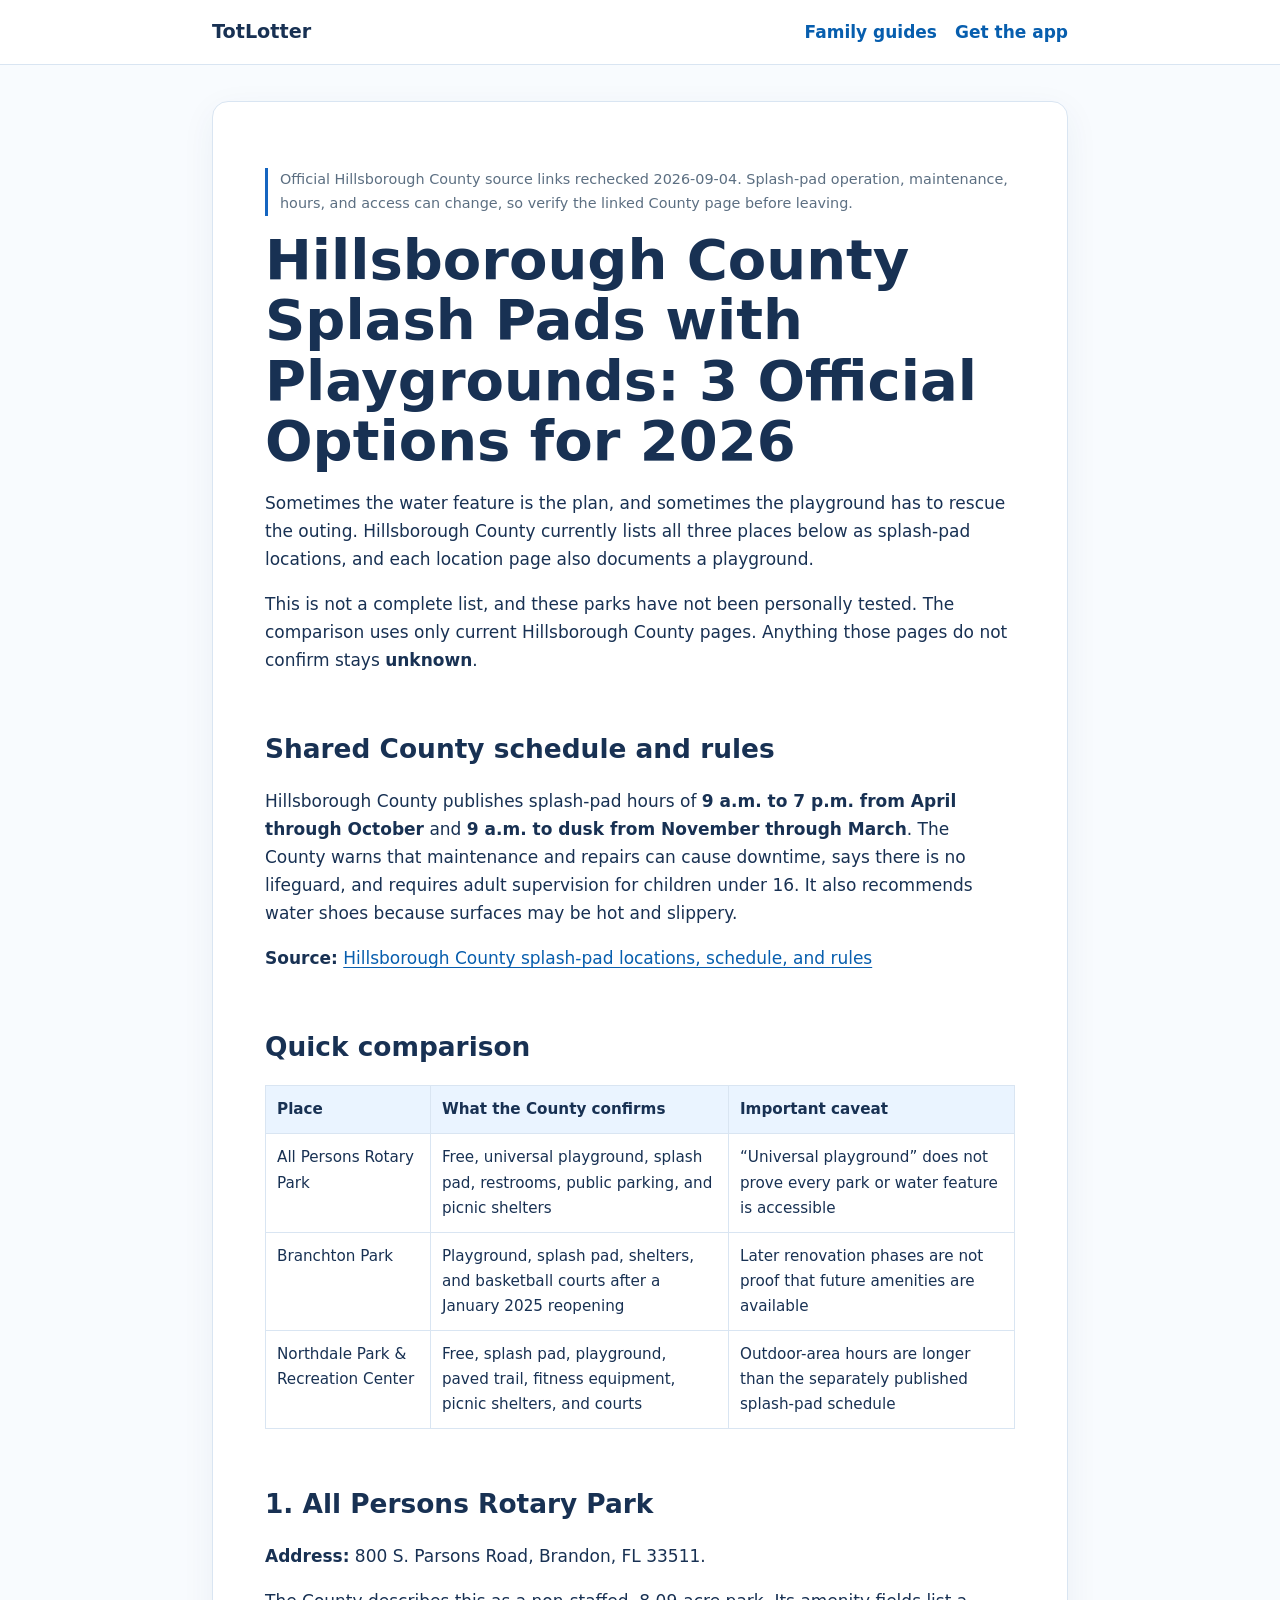
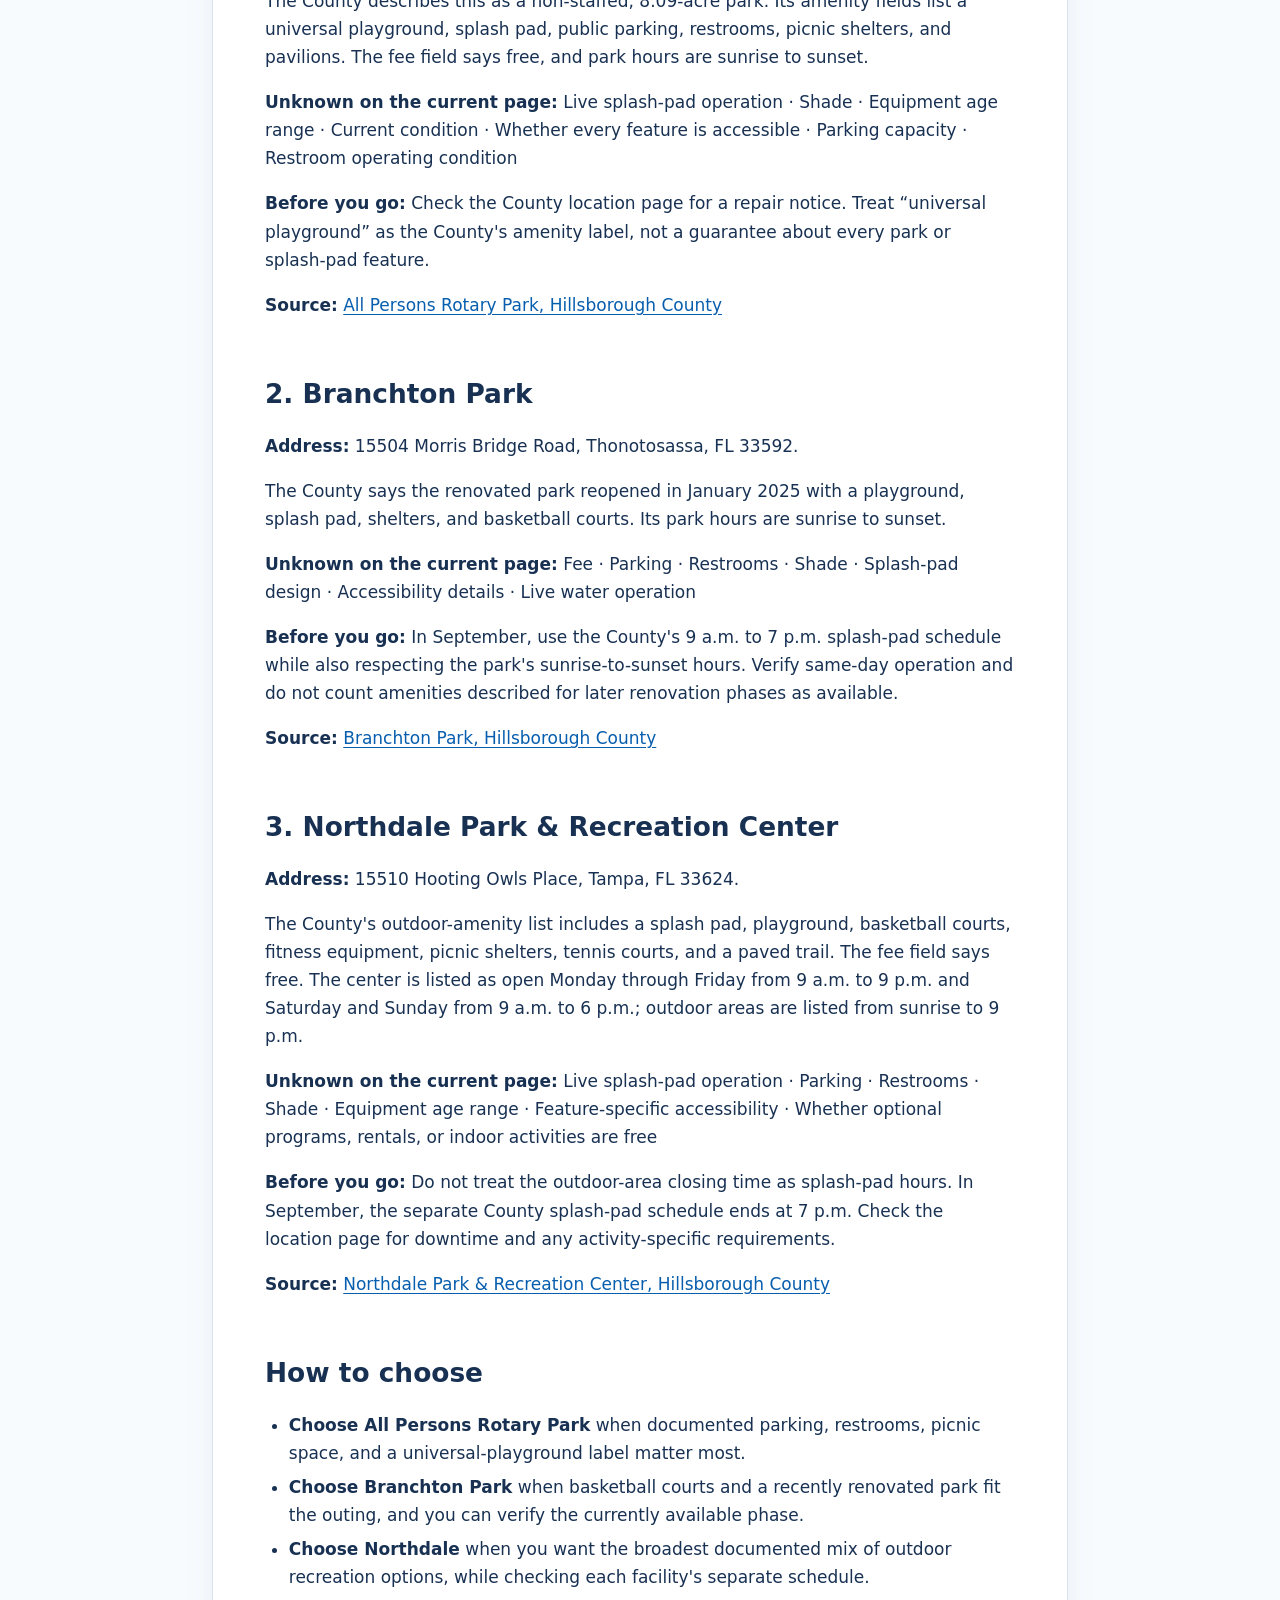
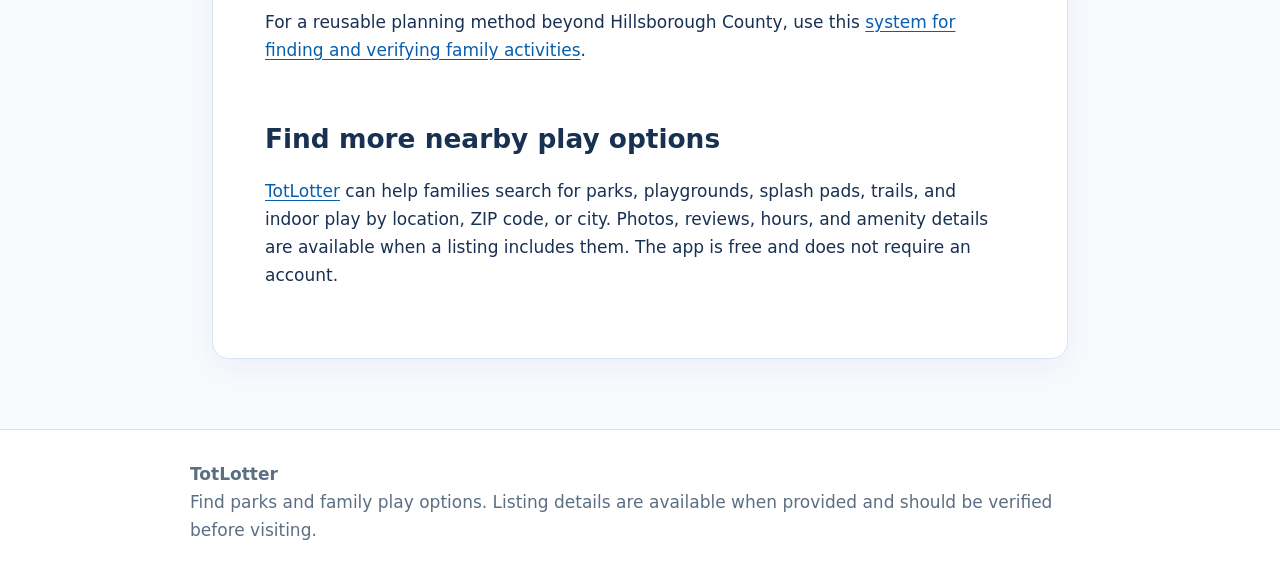
<file: guides/hillsborough-county-splash-pads-playgrounds/index.html>
<!doctype html>
<html lang="en"><head><meta charset="utf-8"><meta name="viewport" content="width=device-width,initial-scale=1"><meta name="apple-itunes-app" content="app-id=6768323304">
<title>Hillsborough County Splash Pads with Playgrounds: 3 Official Options for 2026</title><meta name="description" content="Compare three Hillsborough County splash pads that also have playgrounds, using current County sources with hours, addresses, amenities, and unknown details labeled clearly."><link rel="canonical" href="https://iamldc.github.io/guides/hillsborough-county-splash-pads-playgrounds/">
<meta property="og:type" content="article"><meta property="og:title" content="Hillsborough County Splash Pads with Playgrounds: 3 Official Options for 2026"><meta property="og:description" content="A practical Hillsborough County splash-pad comparison built from current County pages."><meta property="og:url" content="https://iamldc.github.io/guides/hillsborough-county-splash-pads-playgrounds/"><meta name="twitter:card" content="summary">
<link rel="stylesheet" href="https://iamldc.github.io/styles.css"></head><body><header class="site-header"><nav class="nav"><a class="brand" href="https://iamldc.github.io/">TotLotter</a><div class="nav-links"><a href="https://iamldc.github.io/#guides">Family guides</a><a href="https://apps.apple.com/us/app/totlotter-parks-for-families/id6768323304">Get the app</a></div></nav></header>
<main><article><p class="updated">Official Hillsborough County source links rechecked 2026-09-04. Splash-pad operation, maintenance, hours, and access can change, so verify the linked County page before leaving.</p><h1>Hillsborough County Splash Pads with Playgrounds: 3 Official Options for 2026</h1>
<p>Sometimes the water feature is the plan, and sometimes the playground has to rescue the outing. Hillsborough County currently lists all three places below as splash-pad locations, and each location page also documents a playground.</p>
<p>This is not a complete list, and these parks have not been personally tested. The comparison uses only current Hillsborough County pages. Anything those pages do not confirm stays <strong>unknown</strong>.</p>
<h2>Shared County schedule and rules</h2>
<p>Hillsborough County publishes splash-pad hours of <strong>9 a.m. to 7 p.m. from April through October</strong> and <strong>9 a.m. to dusk from November through March</strong>. The County warns that maintenance and repairs can cause downtime, says there is no lifeguard, and requires adult supervision for children under 16. It also recommends water shoes because surfaces may be hot and slippery.</p>
<p><strong>Source:</strong> <a href="https://hcfl.gov/residents/parks-and-leisure/outdoor-recreation/splash-pads">Hillsborough County splash-pad locations, schedule, and rules</a></p>
<h2>Quick comparison</h2>
<div class="table-wrap"><table><thead><tr><th>Place</th><th>What the County confirms</th><th>Important caveat</th></tr></thead><tbody>
<tr><td>All Persons Rotary Park</td><td>Free, universal playground, splash pad, restrooms, public parking, and picnic shelters</td><td>“Universal playground” does not prove every park or water feature is accessible</td></tr>
<tr><td>Branchton Park</td><td>Playground, splash pad, shelters, and basketball courts after a January 2025 reopening</td><td>Later renovation phases are not proof that future amenities are available</td></tr>
<tr><td>Northdale Park &amp; Recreation Center</td><td>Free, splash pad, playground, paved trail, fitness equipment, picnic shelters, and courts</td><td>Outdoor-area hours are longer than the separately published splash-pad schedule</td></tr>
</tbody></table></div>
<h2>1. All Persons Rotary Park</h2>
<p><strong>Address:</strong> 800 S. Parsons Road, Brandon, FL 33511.</p>
<p>The County describes this as a non-staffed, 8.09-acre park. Its amenity fields list a universal playground, splash pad, public parking, restrooms, picnic shelters, and pavilions. The fee field says free, and park hours are sunrise to sunset.</p>
<p><strong>Unknown on the current page:</strong> Live splash-pad operation · Shade · Equipment age range · Current condition · Whether every feature is accessible · Parking capacity · Restroom operating condition</p>
<p><strong>Before you go:</strong> Check the County location page for a repair notice. Treat “universal playground” as the County's amenity label, not a guarantee about every park or splash-pad feature.</p>
<p><strong>Source:</strong> <a href="https://hcfl.gov/locations/all-persons-rotary-park">All Persons Rotary Park, Hillsborough County</a></p>
<h2>2. Branchton Park</h2>
<p><strong>Address:</strong> 15504 Morris Bridge Road, Thonotosassa, FL 33592.</p>
<p>The County says the renovated park reopened in January 2025 with a playground, splash pad, shelters, and basketball courts. Its park hours are sunrise to sunset.</p>
<p><strong>Unknown on the current page:</strong> Fee · Parking · Restrooms · Shade · Splash-pad design · Accessibility details · Live water operation</p>
<p><strong>Before you go:</strong> In September, use the County's 9 a.m. to 7 p.m. splash-pad schedule while also respecting the park's sunrise-to-sunset hours. Verify same-day operation and do not count amenities described for later renovation phases as available.</p>
<p><strong>Source:</strong> <a href="https://hcfl.gov/locations/branchton-park">Branchton Park, Hillsborough County</a></p>
<h2>3. Northdale Park &amp; Recreation Center</h2>
<p><strong>Address:</strong> 15510 Hooting Owls Place, Tampa, FL 33624.</p>
<p>The County's outdoor-amenity list includes a splash pad, playground, basketball courts, fitness equipment, picnic shelters, tennis courts, and a paved trail. The fee field says free. The center is listed as open Monday through Friday from 9 a.m. to 9 p.m. and Saturday and Sunday from 9 a.m. to 6 p.m.; outdoor areas are listed from sunrise to 9 p.m.</p>
<p><strong>Unknown on the current page:</strong> Live splash-pad operation · Parking · Restrooms · Shade · Equipment age range · Feature-specific accessibility · Whether optional programs, rentals, or indoor activities are free</p>
<p><strong>Before you go:</strong> Do not treat the outdoor-area closing time as splash-pad hours. In September, the separate County splash-pad schedule ends at 7 p.m. Check the location page for downtime and any activity-specific requirements.</p>
<p><strong>Source:</strong> <a href="https://hcfl.gov/locations/northdale-park-recreation-center">Northdale Park &amp; Recreation Center, Hillsborough County</a></p>
<h2>How to choose</h2>
<ul><li><strong>Choose All Persons Rotary Park</strong> when documented parking, restrooms, picnic space, and a universal-playground label matter most.</li><li><strong>Choose Branchton Park</strong> when basketball courts and a recently renovated park fit the outing, and you can verify the currently available phase.</li><li><strong>Choose Northdale</strong> when you want the broadest documented mix of outdoor recreation options, while checking each facility's separate schedule.</li></ul>
<p>For a reusable planning method beyond Hillsborough County, use this <a href="https://iamldc.github.io/guides/free-things-to-do-with-kids-this-weekend/">system for finding and verifying family activities</a>.</p>
<h2>Find more nearby play options</h2>
<p><a href="https://apps.apple.com/us/app/totlotter-parks-for-families/id6768323304">TotLotter</a> can help families search for parks, playgrounds, splash pads, trails, and indoor play by location, ZIP code, or city. Photos, reviews, hours, and amenity details are available when a listing includes them. The app is free and does not require an account.</p></article></main>
<footer class="site-footer"><div><strong>TotLotter</strong><br>Find parks and family play options. Listing details are available when provided and should be verified before visiting.</div></footer></body></html>
</file>
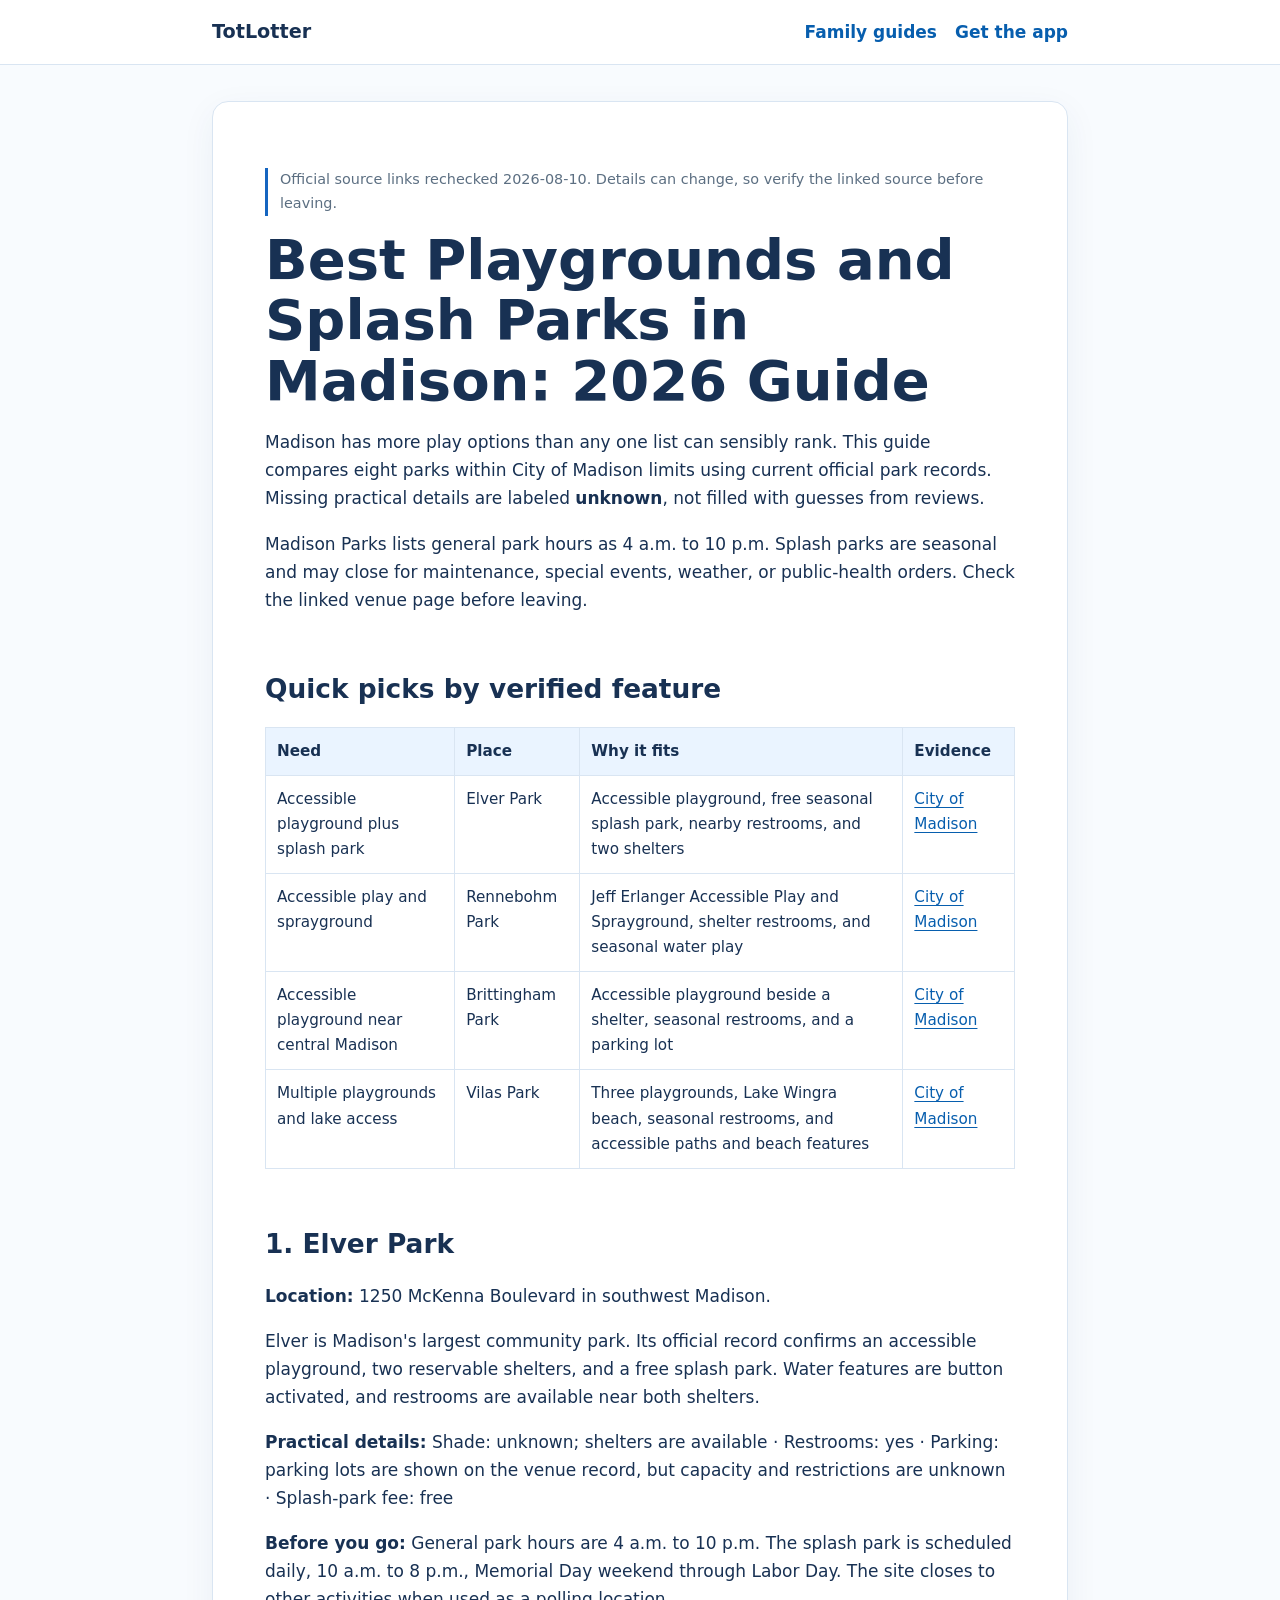
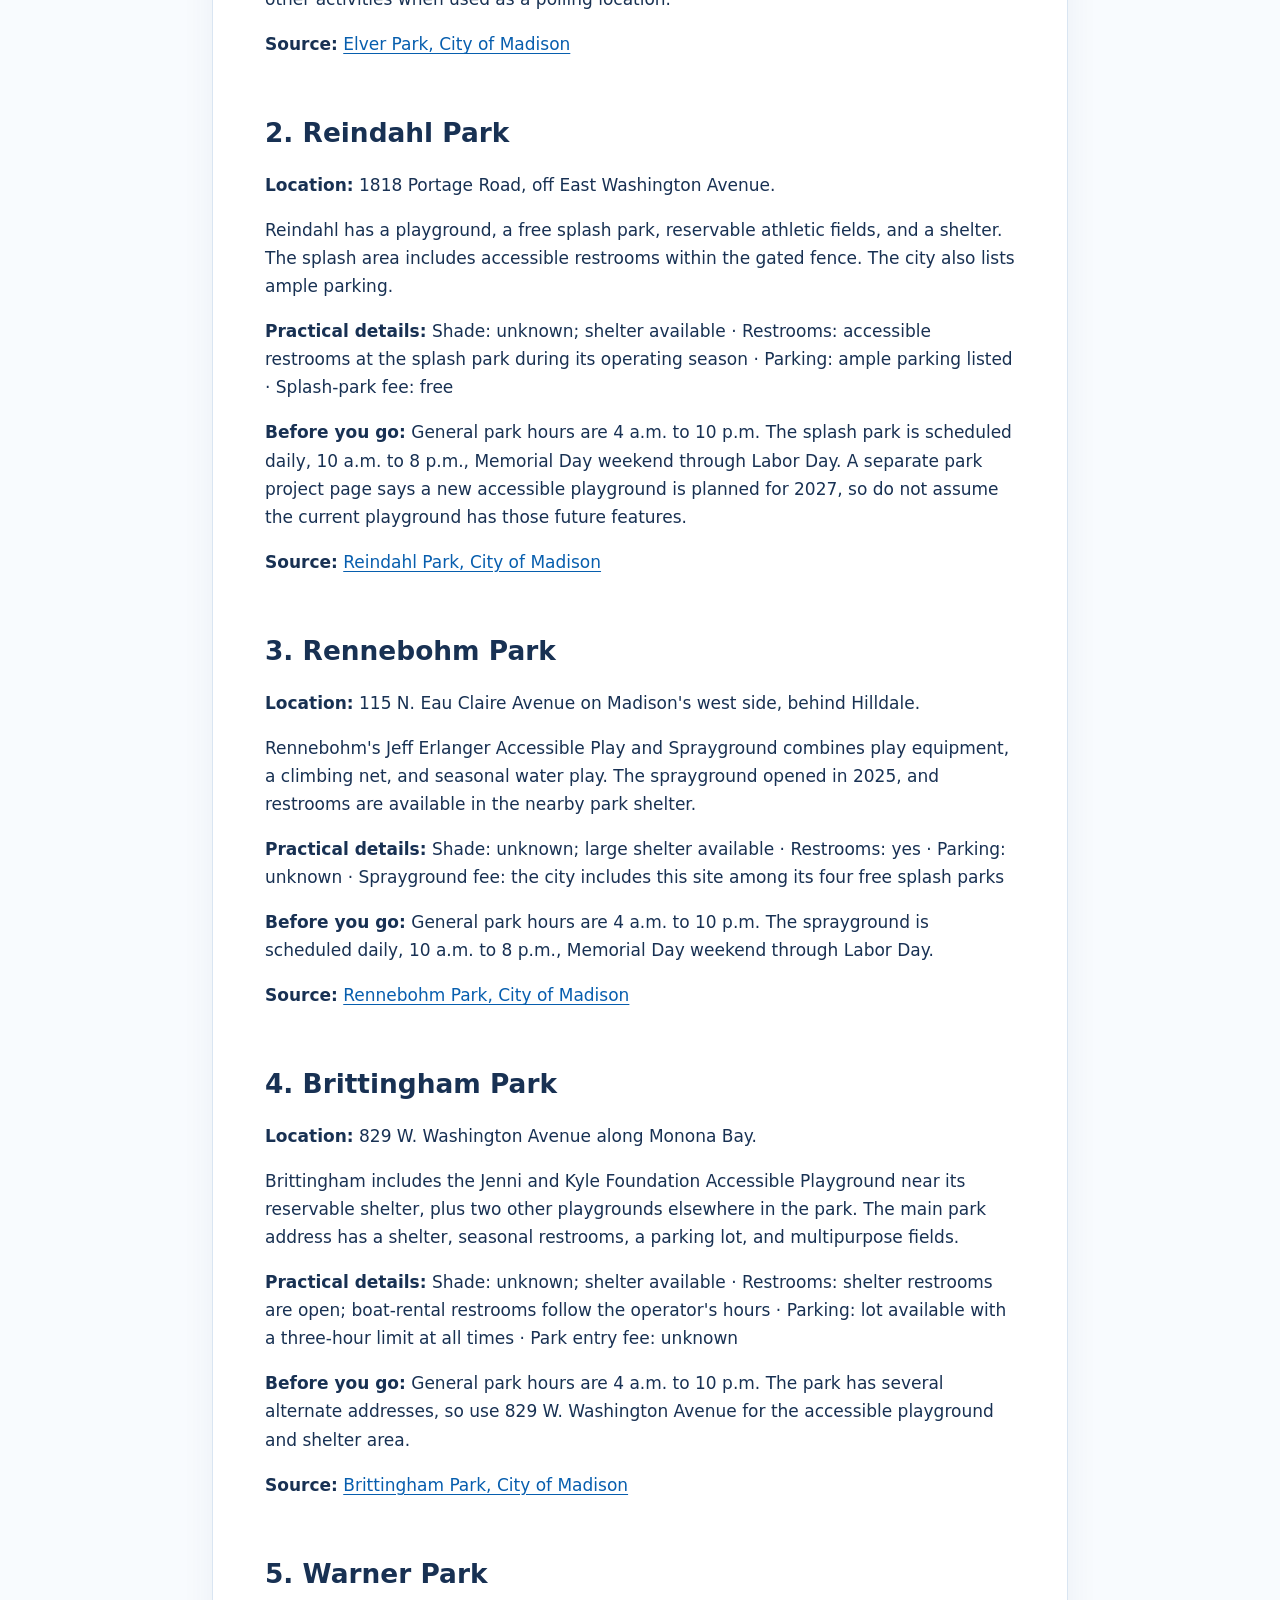
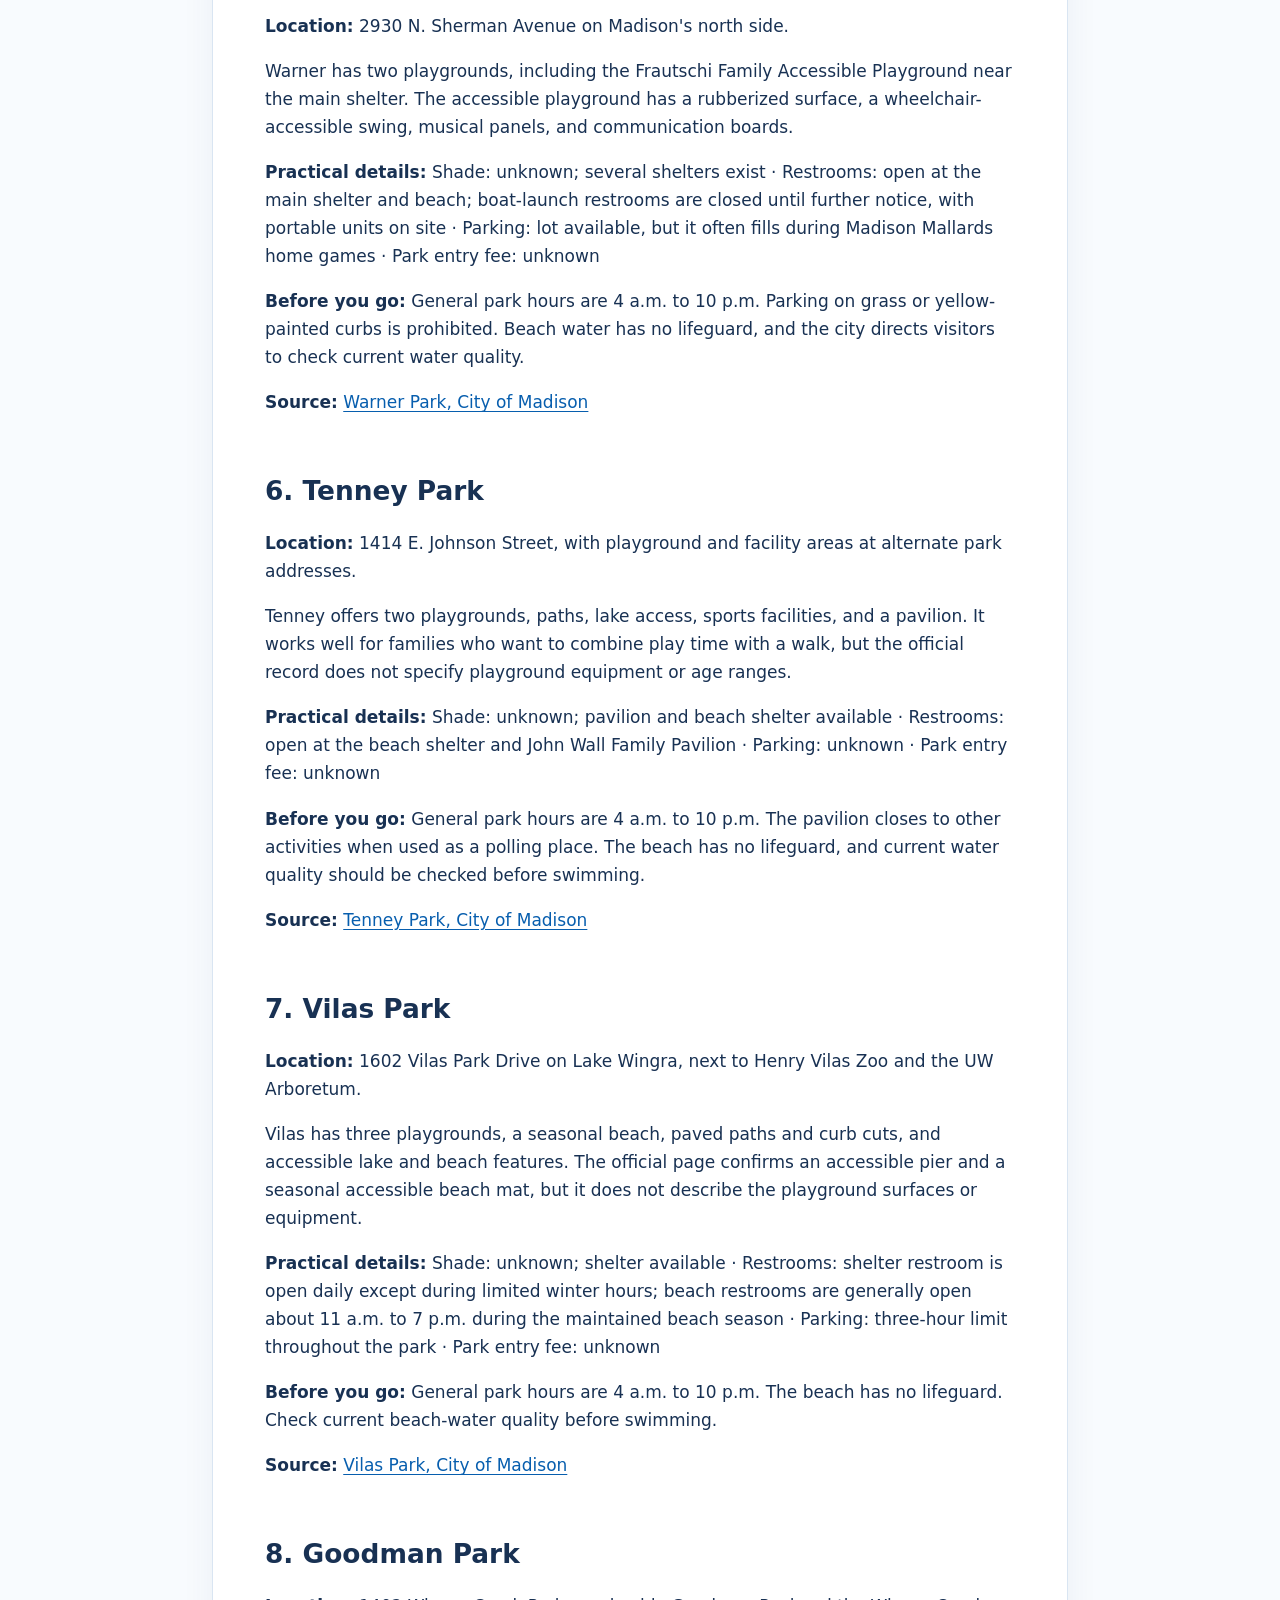
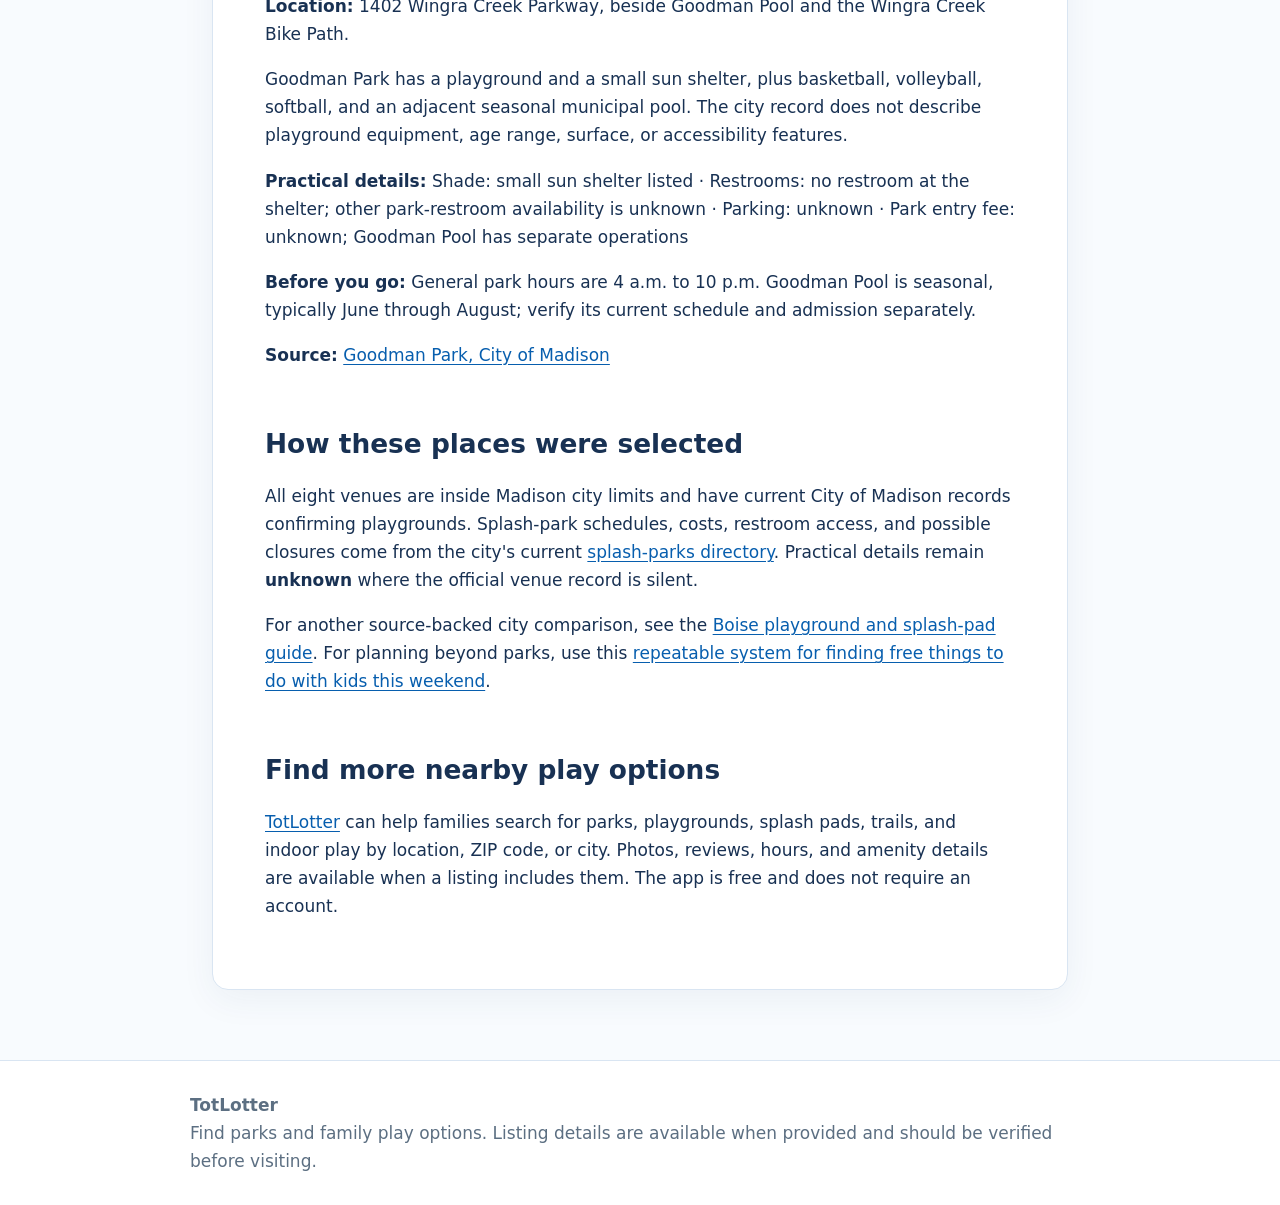
<file: guides/madison-playgrounds-splash-parks/index.html>
<!doctype html>
<html lang="en"><head><meta charset="utf-8"><meta name="viewport" content="width=device-width,initial-scale=1"><meta name="apple-itunes-app" content="app-id=6768323304">
<title>Best Playgrounds and Splash Parks in Madison: 2026 Guide</title><meta name="description" content="Compare eight Madison playgrounds and splash parks using current city sources for hours, restrooms, access, parking, and seasonal water play."><link rel="canonical" href="https://iamldc.github.io/guides/madison-playgrounds-splash-parks/">
<meta property="og:type" content="article"><meta property="og:title" content="Best Playgrounds and Splash Parks in Madison: 2026 Guide"><meta property="og:description" content="Compare eight Madison playgrounds and splash parks using current city sources for hours, restrooms, access, parking, and seasonal water play."><meta property="og:url" content="https://iamldc.github.io/guides/madison-playgrounds-splash-parks/"><meta name="twitter:card" content="summary">
<link rel="stylesheet" href="https://iamldc.github.io/styles.css"></head><body><header class="site-header"><nav class="nav"><a class="brand" href="https://iamldc.github.io/">TotLotter</a><div class="nav-links"><a href="https://iamldc.github.io/#guides">Family guides</a><a href="https://apps.apple.com/us/app/totlotter-parks-for-families/id6768323304">Get the app</a></div></nav></header>
<main><article><p class="updated">Official source links rechecked 2026-08-10. Details can change, so verify the linked source before leaving.</p><h1>Best Playgrounds and Splash Parks in Madison: 2026 Guide</h1>
<p>Madison has more play options than any one list can sensibly rank. This guide compares eight parks within City of Madison limits using current official park records. Missing practical details are labeled <strong>unknown</strong>, not filled with guesses from reviews.</p>
<p>Madison Parks lists general park hours as 4 a.m. to 10 p.m. Splash parks are seasonal and may close for maintenance, special events, weather, or public-health orders. Check the linked venue page before leaving.</p>
<h2>Quick picks by verified feature</h2><div class="table-wrap"><table><thead><tr><th>Need</th><th>Place</th><th>Why it fits</th><th>Evidence</th></tr></thead><tbody>
<tr><td>Accessible playground plus splash park</td><td>Elver Park</td><td>Accessible playground, free seasonal splash park, nearby restrooms, and two shelters</td><td><a href="https://www.cityofmadison.com/parks/find-a-park/elver">City of Madison</a></td></tr>
<tr><td>Accessible play and sprayground</td><td>Rennebohm Park</td><td>Jeff Erlanger Accessible Play and Sprayground, shelter restrooms, and seasonal water play</td><td><a href="https://www.cityofmadison.com/parks/find-a-park/rennebohm">City of Madison</a></td></tr>
<tr><td>Accessible playground near central Madison</td><td>Brittingham Park</td><td>Accessible playground beside a shelter, seasonal restrooms, and a parking lot</td><td><a href="https://www.cityofmadison.com/parks/find-a-park/brittingham">City of Madison</a></td></tr>
<tr><td>Multiple playgrounds and lake access</td><td>Vilas Park</td><td>Three playgrounds, Lake Wingra beach, seasonal restrooms, and accessible paths and beach features</td><td><a href="https://www.cityofmadison.com/parks/find-a-park/vilas">City of Madison</a></td></tr></tbody></table></div>
<h2>1. Elver Park</h2><p><strong>Location:</strong> 1250 McKenna Boulevard in southwest Madison.</p><p>Elver is Madison's largest community park. Its official record confirms an accessible playground, two reservable shelters, and a free splash park. Water features are button activated, and restrooms are available near both shelters.</p><p><strong>Practical details:</strong> Shade: unknown; shelters are available · Restrooms: yes · Parking: parking lots are shown on the venue record, but capacity and restrictions are unknown · Splash-park fee: free</p><p><strong>Before you go:</strong> General park hours are 4 a.m. to 10 p.m. The splash park is scheduled daily, 10 a.m. to 8 p.m., Memorial Day weekend through Labor Day. The site closes to other activities when used as a polling location.</p><p><strong>Source:</strong> <a href="https://www.cityofmadison.com/parks/find-a-park/elver">Elver Park, City of Madison</a></p>
<h2>2. Reindahl Park</h2><p><strong>Location:</strong> 1818 Portage Road, off East Washington Avenue.</p><p>Reindahl has a playground, a free splash park, reservable athletic fields, and a shelter. The splash area includes accessible restrooms within the gated fence. The city also lists ample parking.</p><p><strong>Practical details:</strong> Shade: unknown; shelter available · Restrooms: accessible restrooms at the splash park during its operating season · Parking: ample parking listed · Splash-park fee: free</p><p><strong>Before you go:</strong> General park hours are 4 a.m. to 10 p.m. The splash park is scheduled daily, 10 a.m. to 8 p.m., Memorial Day weekend through Labor Day. A separate park project page says a new accessible playground is planned for 2027, so do not assume the current playground has those future features.</p><p><strong>Source:</strong> <a href="https://www.cityofmadison.com/parks/find-a-park/reindahl">Reindahl Park, City of Madison</a></p>
<h2>3. Rennebohm Park</h2><p><strong>Location:</strong> 115 N. Eau Claire Avenue on Madison's west side, behind Hilldale.</p><p>Rennebohm's Jeff Erlanger Accessible Play and Sprayground combines play equipment, a climbing net, and seasonal water play. The sprayground opened in 2025, and restrooms are available in the nearby park shelter.</p><p><strong>Practical details:</strong> Shade: unknown; large shelter available · Restrooms: yes · Parking: unknown · Sprayground fee: the city includes this site among its four free splash parks</p><p><strong>Before you go:</strong> General park hours are 4 a.m. to 10 p.m. The sprayground is scheduled daily, 10 a.m. to 8 p.m., Memorial Day weekend through Labor Day.</p><p><strong>Source:</strong> <a href="https://www.cityofmadison.com/parks/find-a-park/rennebohm">Rennebohm Park, City of Madison</a></p>
<h2>4. Brittingham Park</h2><p><strong>Location:</strong> 829 W. Washington Avenue along Monona Bay.</p><p>Brittingham includes the Jenni and Kyle Foundation Accessible Playground near its reservable shelter, plus two other playgrounds elsewhere in the park. The main park address has a shelter, seasonal restrooms, a parking lot, and multipurpose fields.</p><p><strong>Practical details:</strong> Shade: unknown; shelter available · Restrooms: shelter restrooms are open; boat-rental restrooms follow the operator's hours · Parking: lot available with a three-hour limit at all times · Park entry fee: unknown</p><p><strong>Before you go:</strong> General park hours are 4 a.m. to 10 p.m. The park has several alternate addresses, so use 829 W. Washington Avenue for the accessible playground and shelter area.</p><p><strong>Source:</strong> <a href="https://www.cityofmadison.com/parks/find-a-park/brittingham">Brittingham Park, City of Madison</a></p>
<h2>5. Warner Park</h2><p><strong>Location:</strong> 2930 N. Sherman Avenue on Madison's north side.</p><p>Warner has two playgrounds, including the Frautschi Family Accessible Playground near the main shelter. The accessible playground has a rubberized surface, a wheelchair-accessible swing, musical panels, and communication boards.</p><p><strong>Practical details:</strong> Shade: unknown; several shelters exist · Restrooms: open at the main shelter and beach; boat-launch restrooms are closed until further notice, with portable units on site · Parking: lot available, but it often fills during Madison Mallards home games · Park entry fee: unknown</p><p><strong>Before you go:</strong> General park hours are 4 a.m. to 10 p.m. Parking on grass or yellow-painted curbs is prohibited. Beach water has no lifeguard, and the city directs visitors to check current water quality.</p><p><strong>Source:</strong> <a href="https://www.cityofmadison.com/parks/find-a-park/warner">Warner Park, City of Madison</a></p>
<h2>6. Tenney Park</h2><p><strong>Location:</strong> 1414 E. Johnson Street, with playground and facility areas at alternate park addresses.</p><p>Tenney offers two playgrounds, paths, lake access, sports facilities, and a pavilion. It works well for families who want to combine play time with a walk, but the official record does not specify playground equipment or age ranges.</p><p><strong>Practical details:</strong> Shade: unknown; pavilion and beach shelter available · Restrooms: open at the beach shelter and John Wall Family Pavilion · Parking: unknown · Park entry fee: unknown</p><p><strong>Before you go:</strong> General park hours are 4 a.m. to 10 p.m. The pavilion closes to other activities when used as a polling place. The beach has no lifeguard, and current water quality should be checked before swimming.</p><p><strong>Source:</strong> <a href="https://www.cityofmadison.com/parks/find-a-park/tenney">Tenney Park, City of Madison</a></p>
<h2>7. Vilas Park</h2><p><strong>Location:</strong> 1602 Vilas Park Drive on Lake Wingra, next to Henry Vilas Zoo and the UW Arboretum.</p><p>Vilas has three playgrounds, a seasonal beach, paved paths and curb cuts, and accessible lake and beach features. The official page confirms an accessible pier and a seasonal accessible beach mat, but it does not describe the playground surfaces or equipment.</p><p><strong>Practical details:</strong> Shade: unknown; shelter available · Restrooms: shelter restroom is open daily except during limited winter hours; beach restrooms are generally open about 11 a.m. to 7 p.m. during the maintained beach season · Parking: three-hour limit throughout the park · Park entry fee: unknown</p><p><strong>Before you go:</strong> General park hours are 4 a.m. to 10 p.m. The beach has no lifeguard. Check current beach-water quality before swimming.</p><p><strong>Source:</strong> <a href="https://www.cityofmadison.com/parks/find-a-park/vilas">Vilas Park, City of Madison</a></p>
<h2>8. Goodman Park</h2><p><strong>Location:</strong> 1402 Wingra Creek Parkway, beside Goodman Pool and the Wingra Creek Bike Path.</p><p>Goodman Park has a playground and a small sun shelter, plus basketball, volleyball, softball, and an adjacent seasonal municipal pool. The city record does not describe playground equipment, age range, surface, or accessibility features.</p><p><strong>Practical details:</strong> Shade: small sun shelter listed · Restrooms: no restroom at the shelter; other park-restroom availability is unknown · Parking: unknown · Park entry fee: unknown; Goodman Pool has separate operations</p><p><strong>Before you go:</strong> General park hours are 4 a.m. to 10 p.m. Goodman Pool is seasonal, typically June through August; verify its current schedule and admission separately.</p><p><strong>Source:</strong> <a href="https://www.cityofmadison.com/parks/find-a-park/goodman">Goodman Park, City of Madison</a></p>
<h2>How these places were selected</h2><p>All eight venues are inside Madison city limits and have current City of Madison records confirming playgrounds. Splash-park schedules, costs, restroom access, and possible closures come from the city's current <a href="https://www.cityofmadison.com/parks/find-a-park/water/splash-parks">splash-parks directory</a>. Practical details remain <strong>unknown</strong> where the official venue record is silent.</p><p>For another source-backed city comparison, see the <a href="https://iamldc.github.io/guides/boise-playgrounds-splash-pads/">Boise playground and splash-pad guide</a>. For planning beyond parks, use this <a href="https://iamldc.github.io/guides/free-things-to-do-with-kids-this-weekend/">repeatable system for finding free things to do with kids this weekend</a>.</p>
<h2>Find more nearby play options</h2><p><a href="https://apps.apple.com/us/app/totlotter-parks-for-families/id6768323304">TotLotter</a> can help families search for parks, playgrounds, splash pads, trails, and indoor play by location, ZIP code, or city. Photos, reviews, hours, and amenity details are available when a listing includes them. The app is free and does not require an account.</p></article></main>
<footer class="site-footer"><div><strong>TotLotter</strong><br>Find parks and family play options. Listing details are available when provided and should be verified before visiting.</div></footer></body></html>
</file>
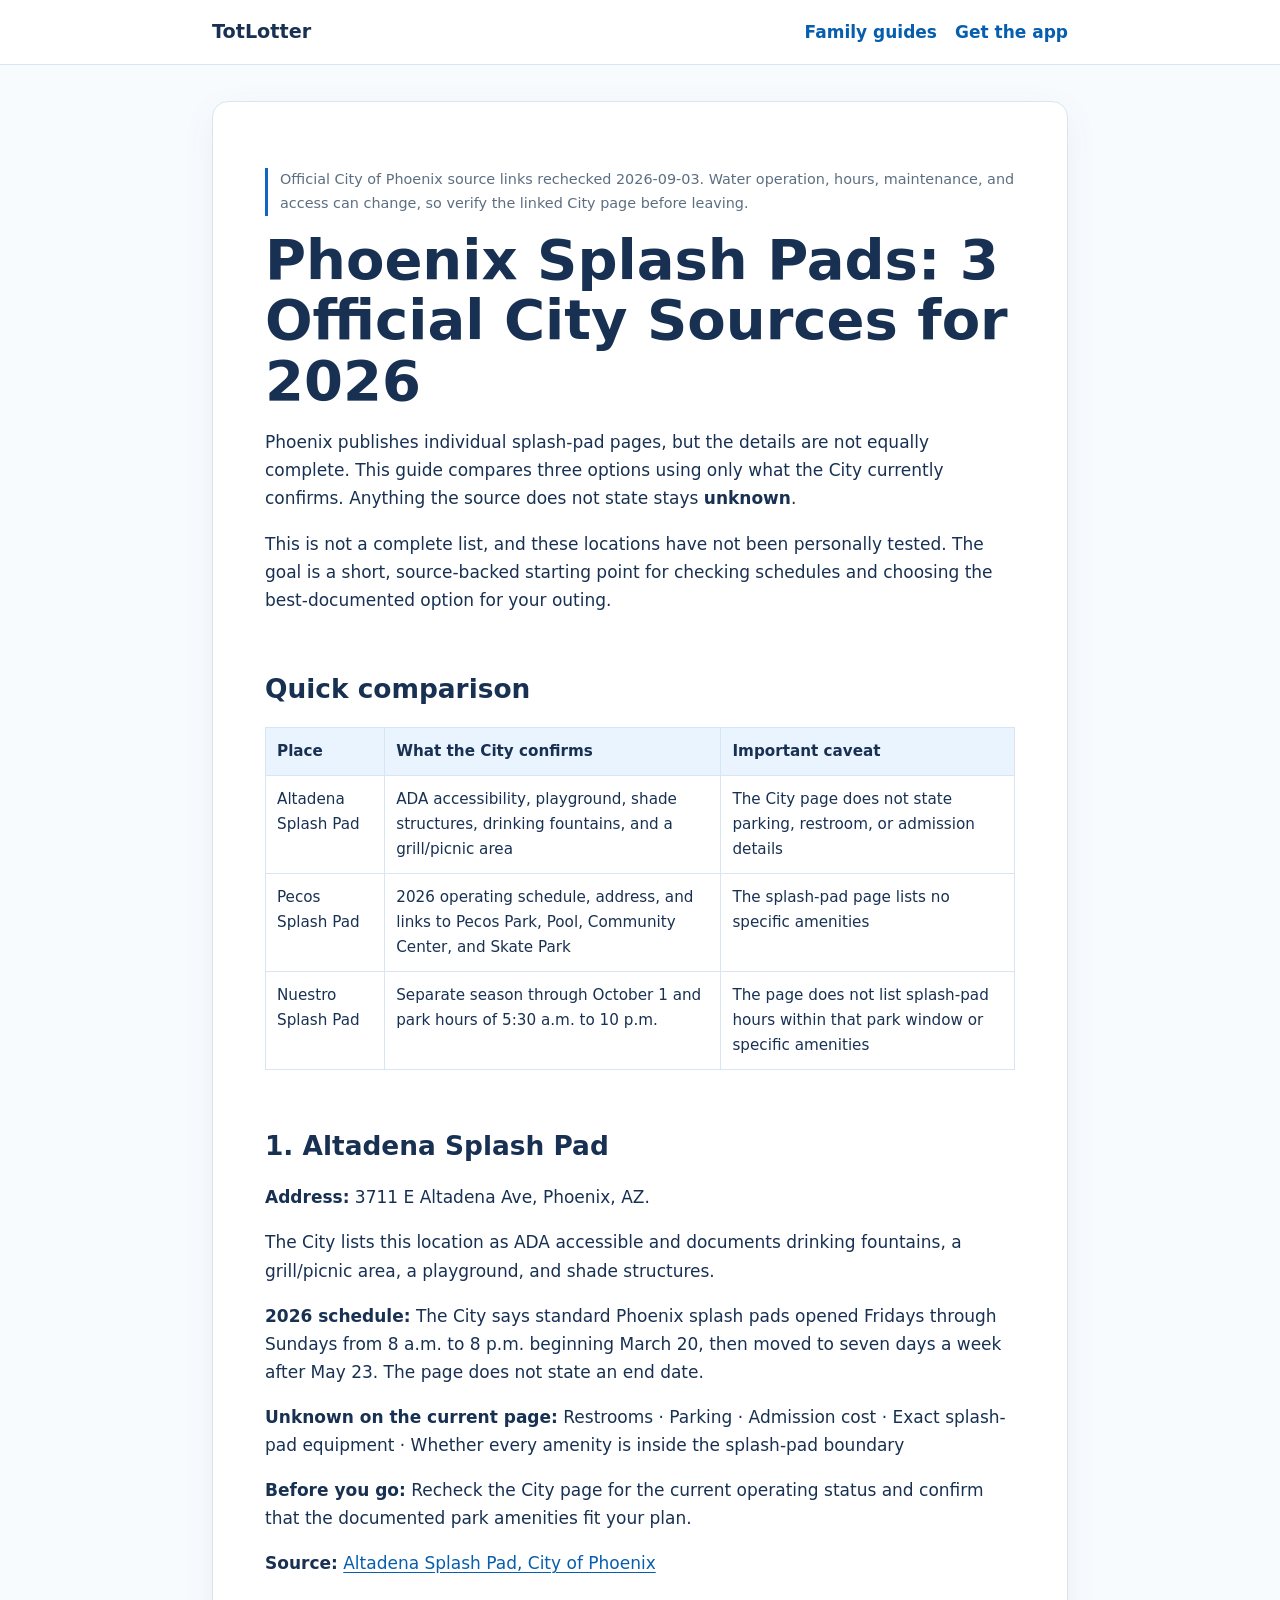
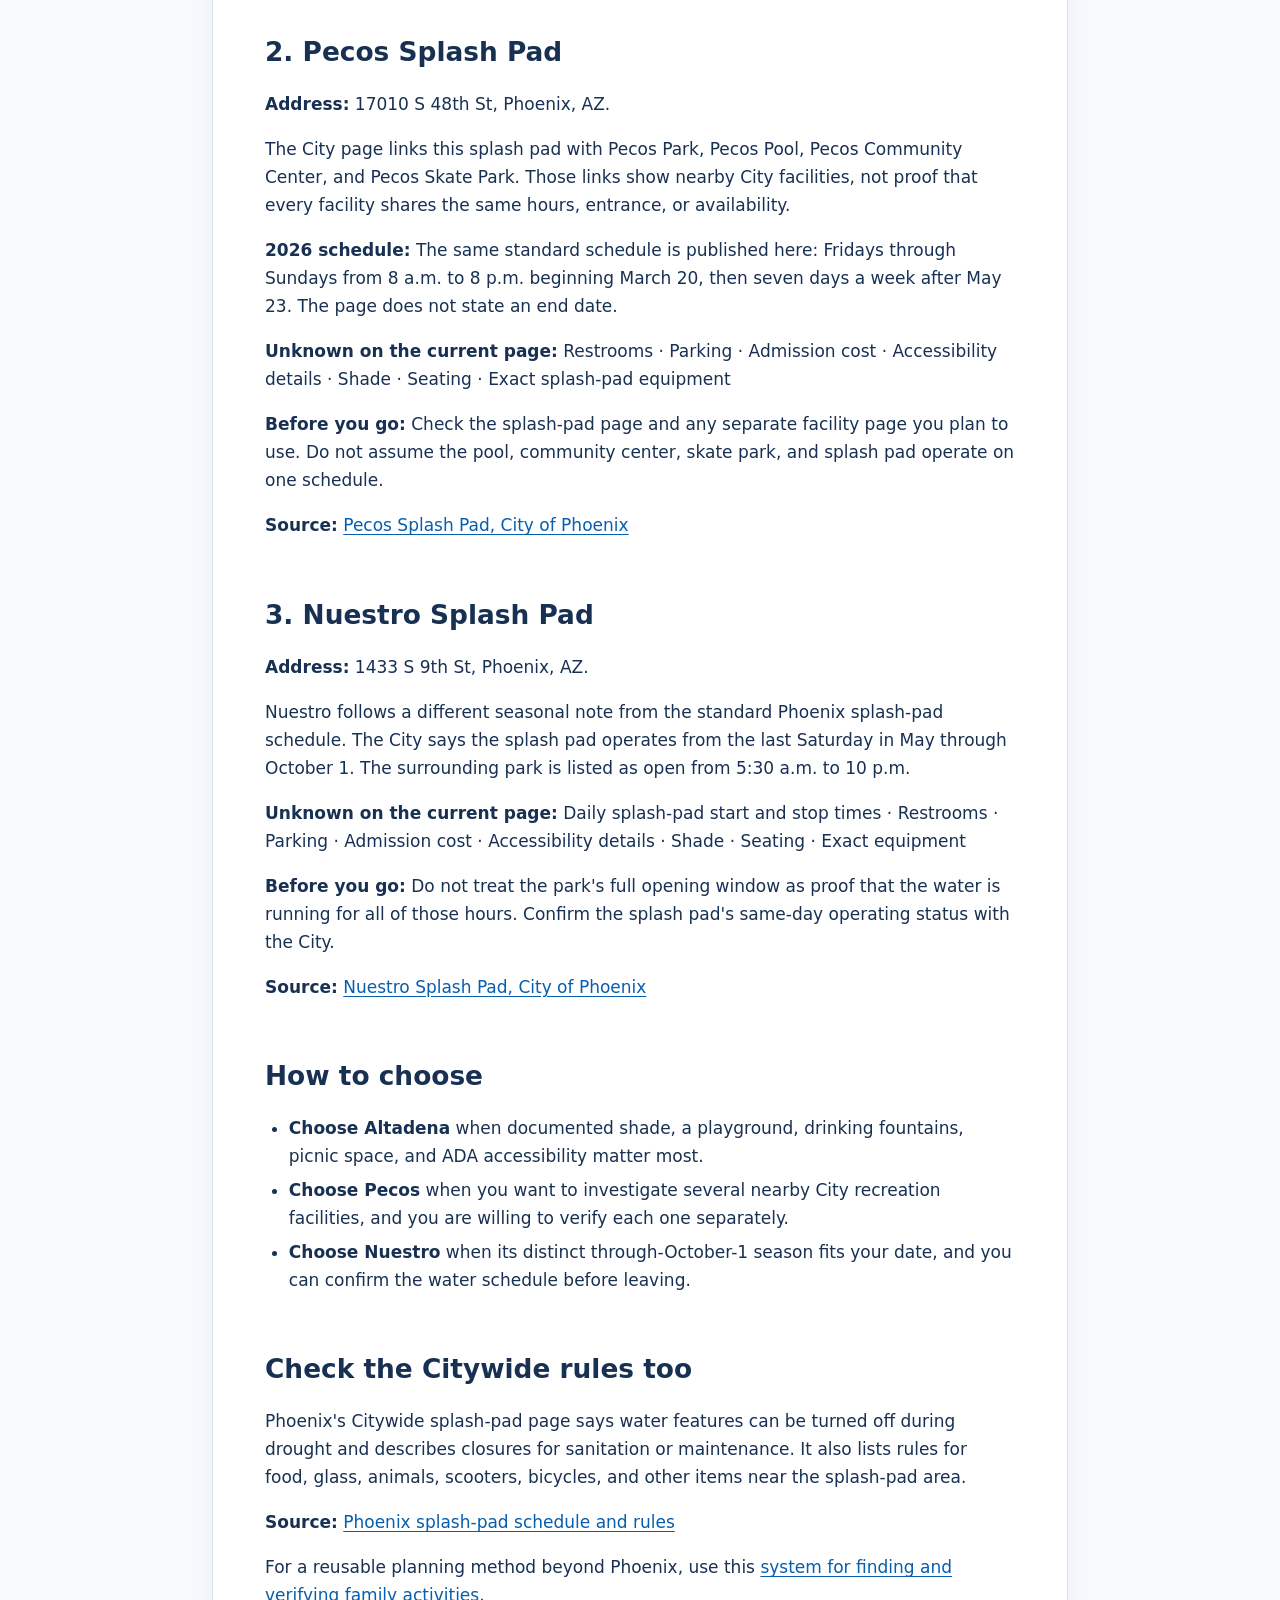
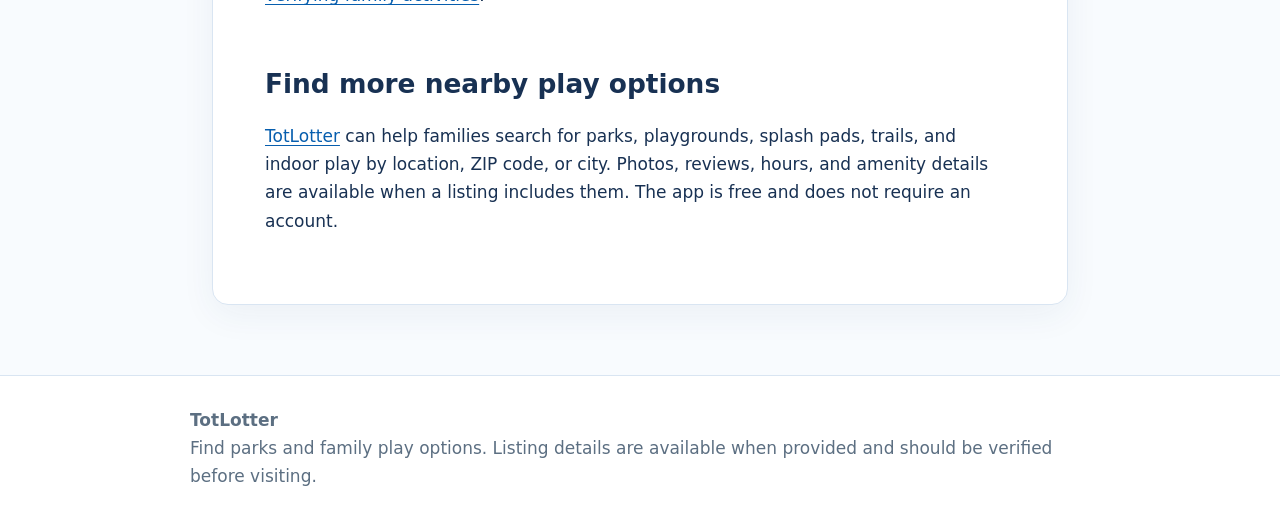
<file: guides/phoenix-splash-pads-official-sources/index.html>
<!doctype html>
<html lang="en"><head><meta charset="utf-8"><meta name="viewport" content="width=device-width,initial-scale=1"><meta name="apple-itunes-app" content="app-id=6768323304">
<title>Phoenix Splash Pads: 3 Official City Sources for 2026</title><meta name="description" content="Compare three Phoenix splash pads using current City of Phoenix sources, with schedules, addresses, documented amenities, and unknown details labeled clearly."><link rel="canonical" href="https://iamldc.github.io/guides/phoenix-splash-pads-official-sources/">
<meta property="og:type" content="article"><meta property="og:title" content="Phoenix Splash Pads: 3 Official City Sources for 2026"><meta property="og:description" content="A practical Phoenix splash-pad comparison built from current City of Phoenix pages."><meta property="og:url" content="https://iamldc.github.io/guides/phoenix-splash-pads-official-sources/"><meta name="twitter:card" content="summary">
<link rel="stylesheet" href="https://iamldc.github.io/styles.css"></head><body><header class="site-header"><nav class="nav"><a class="brand" href="https://iamldc.github.io/">TotLotter</a><div class="nav-links"><a href="https://iamldc.github.io/#guides">Family guides</a><a href="https://apps.apple.com/us/app/totlotter-parks-for-families/id6768323304">Get the app</a></div></nav></header>
<main><article><p class="updated">Official City of Phoenix source links rechecked 2026-09-03. Water operation, hours, maintenance, and access can change, so verify the linked City page before leaving.</p><h1>Phoenix Splash Pads: 3 Official City Sources for 2026</h1>
<p>Phoenix publishes individual splash-pad pages, but the details are not equally complete. This guide compares three options using only what the City currently confirms. Anything the source does not state stays <strong>unknown</strong>.</p>
<p>This is not a complete list, and these locations have not been personally tested. The goal is a short, source-backed starting point for checking schedules and choosing the best-documented option for your outing.</p>
<h2>Quick comparison</h2>
<div class="table-wrap"><table><thead><tr><th>Place</th><th>What the City confirms</th><th>Important caveat</th></tr></thead><tbody>
<tr><td>Altadena Splash Pad</td><td>ADA accessibility, playground, shade structures, drinking fountains, and a grill/picnic area</td><td>The City page does not state parking, restroom, or admission details</td></tr>
<tr><td>Pecos Splash Pad</td><td>2026 operating schedule, address, and links to Pecos Park, Pool, Community Center, and Skate Park</td><td>The splash-pad page lists no specific amenities</td></tr>
<tr><td>Nuestro Splash Pad</td><td>Separate season through October 1 and park hours of 5:30 a.m. to 10 p.m.</td><td>The page does not list splash-pad hours within that park window or specific amenities</td></tr>
</tbody></table></div>
<h2>1. Altadena Splash Pad</h2>
<p><strong>Address:</strong> 3711 E Altadena Ave, Phoenix, AZ.</p>
<p>The City lists this location as ADA accessible and documents drinking fountains, a grill/picnic area, a playground, and shade structures.</p>
<p><strong>2026 schedule:</strong> The City says standard Phoenix splash pads opened Fridays through Sundays from 8 a.m. to 8 p.m. beginning March 20, then moved to seven days a week after May 23. The page does not state an end date.</p>
<p><strong>Unknown on the current page:</strong> Restrooms · Parking · Admission cost · Exact splash-pad equipment · Whether every amenity is inside the splash-pad boundary</p>
<p><strong>Before you go:</strong> Recheck the City page for the current operating status and confirm that the documented park amenities fit your plan.</p>
<p><strong>Source:</strong> <a href="https://www.phoenix.gov/administration/departments/parks/activities-facilities/splash-pads/altadena-splash-pad.html">Altadena Splash Pad, City of Phoenix</a></p>
<h2>2. Pecos Splash Pad</h2>
<p><strong>Address:</strong> 17010 S 48th St, Phoenix, AZ.</p>
<p>The City page links this splash pad with Pecos Park, Pecos Pool, Pecos Community Center, and Pecos Skate Park. Those links show nearby City facilities, not proof that every facility shares the same hours, entrance, or availability.</p>
<p><strong>2026 schedule:</strong> The same standard schedule is published here: Fridays through Sundays from 8 a.m. to 8 p.m. beginning March 20, then seven days a week after May 23. The page does not state an end date.</p>
<p><strong>Unknown on the current page:</strong> Restrooms · Parking · Admission cost · Accessibility details · Shade · Seating · Exact splash-pad equipment</p>
<p><strong>Before you go:</strong> Check the splash-pad page and any separate facility page you plan to use. Do not assume the pool, community center, skate park, and splash pad operate on one schedule.</p>
<p><strong>Source:</strong> <a href="https://www.phoenix.gov/administration/departments/parks/activities-facilities/splash-pads/pecos-splash-pad.html">Pecos Splash Pad, City of Phoenix</a></p>
<h2>3. Nuestro Splash Pad</h2>
<p><strong>Address:</strong> 1433 S 9th St, Phoenix, AZ.</p>
<p>Nuestro follows a different seasonal note from the standard Phoenix splash-pad schedule. The City says the splash pad operates from the last Saturday in May through October 1. The surrounding park is listed as open from 5:30 a.m. to 10 p.m.</p>
<p><strong>Unknown on the current page:</strong> Daily splash-pad start and stop times · Restrooms · Parking · Admission cost · Accessibility details · Shade · Seating · Exact equipment</p>
<p><strong>Before you go:</strong> Do not treat the park's full opening window as proof that the water is running for all of those hours. Confirm the splash pad's same-day operating status with the City.</p>
<p><strong>Source:</strong> <a href="https://www.phoenix.gov/administration/departments/parks/activities-facilities/splash-pads/nuestro-splash-pad.html">Nuestro Splash Pad, City of Phoenix</a></p>
<h2>How to choose</h2>
<ul><li><strong>Choose Altadena</strong> when documented shade, a playground, drinking fountains, picnic space, and ADA accessibility matter most.</li><li><strong>Choose Pecos</strong> when you want to investigate several nearby City recreation facilities, and you are willing to verify each one separately.</li><li><strong>Choose Nuestro</strong> when its distinct through-October-1 season fits your date, and you can confirm the water schedule before leaving.</li></ul>
<h2>Check the Citywide rules too</h2>
<p>Phoenix's Citywide splash-pad page says water features can be turned off during drought and describes closures for sanitation or maintenance. It also lists rules for food, glass, animals, scooters, bicycles, and other items near the splash-pad area.</p>
<p><strong>Source:</strong> <a href="https://www.phoenix.gov/administration/departments/parks/activities-facilities/splash-pads.html">Phoenix splash-pad schedule and rules</a></p>
<p>For a reusable planning method beyond Phoenix, use this <a href="https://iamldc.github.io/guides/free-things-to-do-with-kids-this-weekend/">system for finding and verifying family activities</a>.</p>
<h2>Find more nearby play options</h2>
<p><a href="https://apps.apple.com/us/app/totlotter-parks-for-families/id6768323304">TotLotter</a> can help families search for parks, playgrounds, splash pads, trails, and indoor play by location, ZIP code, or city. Photos, reviews, hours, and amenity details are available when a listing includes them. The app is free and does not require an account.</p></article></main>
<footer class="site-footer"><div><strong>TotLotter</strong><br>Find parks and family play options. Listing details are available when provided and should be verified before visiting.</div></footer></body></html>
</file>
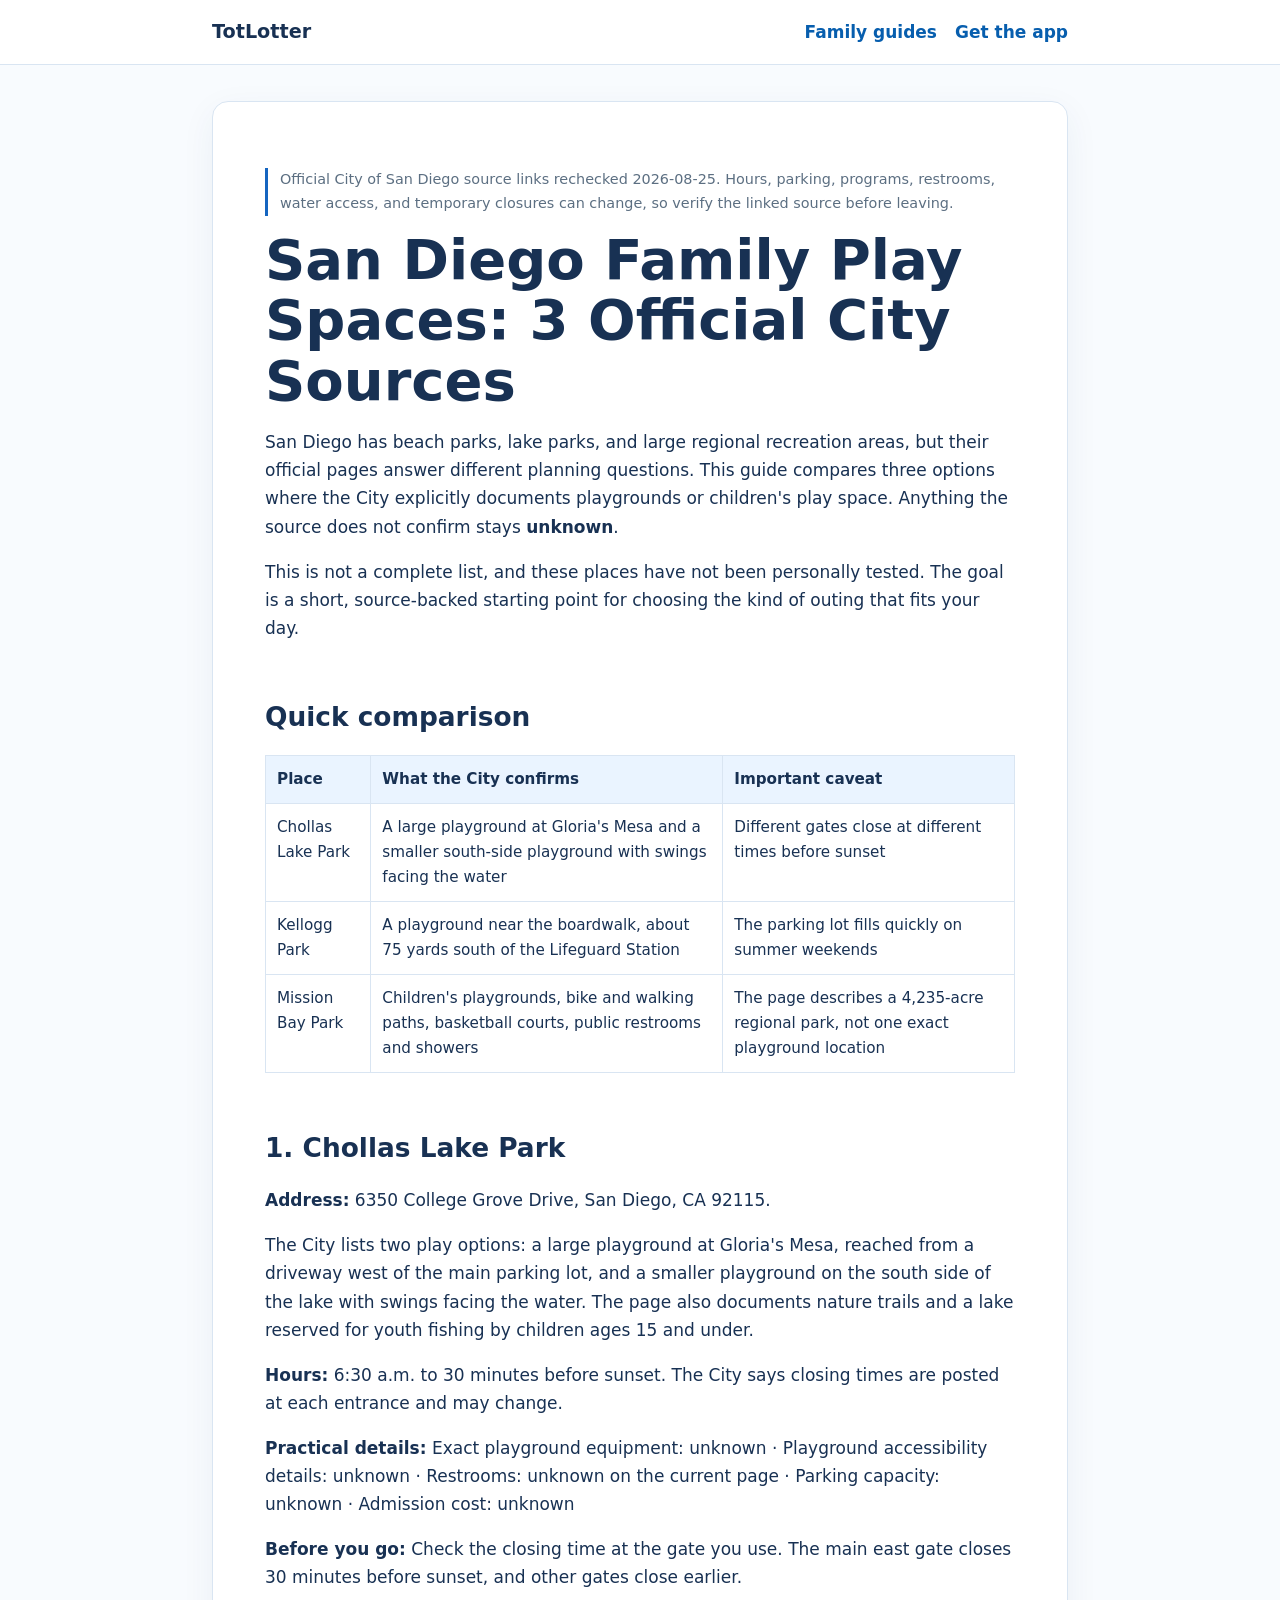
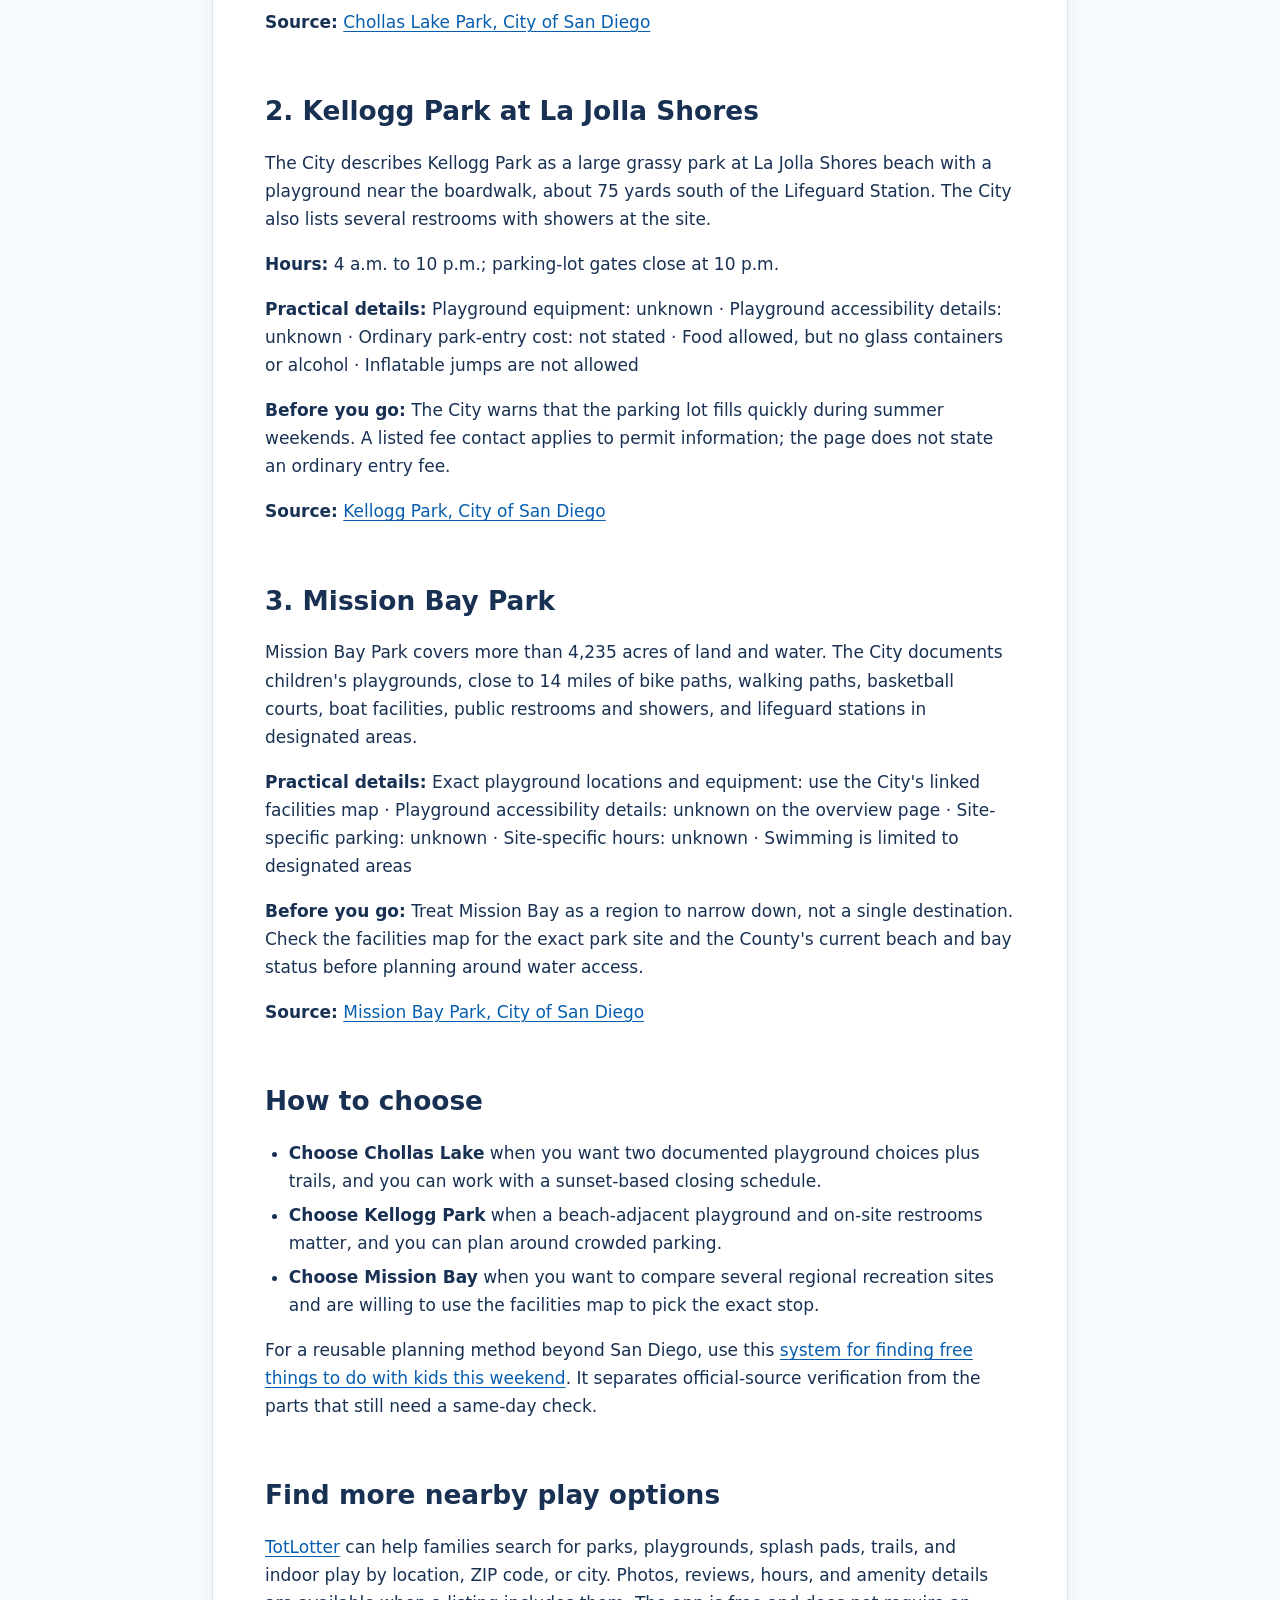
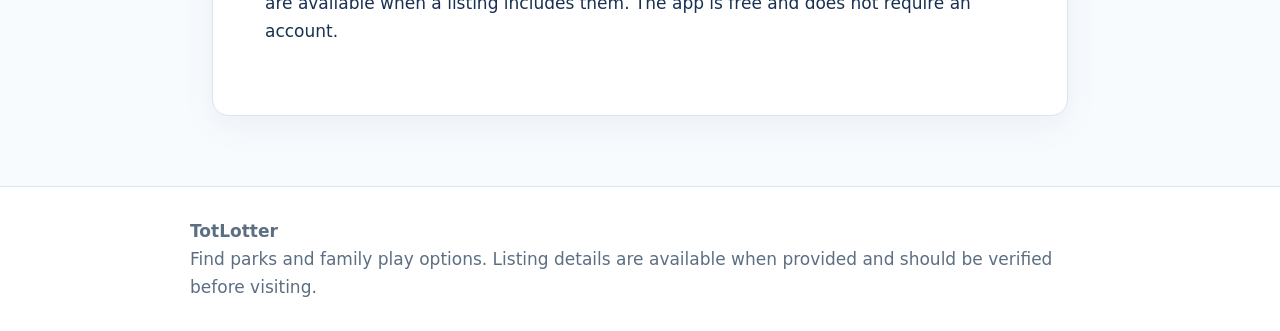
<file: guides/san-diego-family-play-spaces-official-sources/index.html>
<!doctype html>
<html lang="en"><head><meta charset="utf-8"><meta name="viewport" content="width=device-width,initial-scale=1"><meta name="apple-itunes-app" content="app-id=6768323304">
<title>San Diego Family Play Spaces: 3 Official City Sources</title><meta name="description" content="Compare three San Diego family play options using current City of San Diego sources, with playground, parking, hours, and facility gaps labeled clearly."><link rel="canonical" href="https://iamldc.github.io/guides/san-diego-family-play-spaces-official-sources/">
<meta property="og:type" content="article"><meta property="og:title" content="San Diego Family Play Spaces: 3 Official City Sources"><meta property="og:description" content="A claim-safe San Diego family play guide built from current official city park pages."><meta property="og:url" content="https://iamldc.github.io/guides/san-diego-family-play-spaces-official-sources/"><meta name="twitter:card" content="summary">
<link rel="stylesheet" href="https://iamldc.github.io/styles.css"></head><body><header class="site-header"><nav class="nav"><a class="brand" href="https://iamldc.github.io/">TotLotter</a><div class="nav-links"><a href="https://iamldc.github.io/#guides">Family guides</a><a href="https://apps.apple.com/us/app/totlotter-parks-for-families/id6768323304">Get the app</a></div></nav></header>
<main><article><p class="updated">Official City of San Diego source links rechecked 2026-08-25. Hours, parking, programs, restrooms, water access, and temporary closures can change, so verify the linked source before leaving.</p><h1>San Diego Family Play Spaces: 3 Official City Sources</h1>
<p>San Diego has beach parks, lake parks, and large regional recreation areas, but their official pages answer different planning questions. This guide compares three options where the City explicitly documents playgrounds or children's play space. Anything the source does not confirm stays <strong>unknown</strong>.</p>
<p>This is not a complete list, and these places have not been personally tested. The goal is a short, source-backed starting point for choosing the kind of outing that fits your day.</p>
<h2>Quick comparison</h2>
<div class="table-wrap"><table><thead><tr><th>Place</th><th>What the City confirms</th><th>Important caveat</th></tr></thead><tbody>
<tr><td>Chollas Lake Park</td><td>A large playground at Gloria's Mesa and a smaller south-side playground with swings facing the water</td><td>Different gates close at different times before sunset</td></tr>
<tr><td>Kellogg Park</td><td>A playground near the boardwalk, about 75 yards south of the Lifeguard Station</td><td>The parking lot fills quickly on summer weekends</td></tr>
<tr><td>Mission Bay Park</td><td>Children's playgrounds, bike and walking paths, basketball courts, public restrooms and showers</td><td>The page describes a 4,235-acre regional park, not one exact playground location</td></tr>
</tbody></table></div>
<h2>1. Chollas Lake Park</h2>
<p><strong>Address:</strong> 6350 College Grove Drive, San Diego, CA 92115.</p>
<p>The City lists two play options: a large playground at Gloria's Mesa, reached from a driveway west of the main parking lot, and a smaller playground on the south side of the lake with swings facing the water. The page also documents nature trails and a lake reserved for youth fishing by children ages 15 and under.</p>
<p><strong>Hours:</strong> 6:30 a.m. to 30 minutes before sunset. The City says closing times are posted at each entrance and may change.</p>
<p><strong>Practical details:</strong> Exact playground equipment: unknown · Playground accessibility details: unknown · Restrooms: unknown on the current page · Parking capacity: unknown · Admission cost: unknown</p>
<p><strong>Before you go:</strong> Check the closing time at the gate you use. The main east gate closes 30 minutes before sunset, and other gates close earlier.</p>
<p><strong>Source:</strong> <a href="https://www.sandiego.gov/park-and-recreation/centers/recctr/chollas">Chollas Lake Park, City of San Diego</a></p>
<h2>2. Kellogg Park at La Jolla Shores</h2>
<p>The City describes Kellogg Park as a large grassy park at La Jolla Shores beach with a playground near the boardwalk, about 75 yards south of the Lifeguard Station. The City also lists several restrooms with showers at the site.</p>
<p><strong>Hours:</strong> 4 a.m. to 10 p.m.; parking-lot gates close at 10 p.m.</p>
<p><strong>Practical details:</strong> Playground equipment: unknown · Playground accessibility details: unknown · Ordinary park-entry cost: not stated · Food allowed, but no glass containers or alcohol · Inflatable jumps are not allowed</p>
<p><strong>Before you go:</strong> The City warns that the parking lot fills quickly during summer weekends. A listed fee contact applies to permit information; the page does not state an ordinary entry fee.</p>
<p><strong>Source:</strong> <a href="https://www.sandiego.gov/park-and-recreation/parks/regional/shoreline/kelloggpark">Kellogg Park, City of San Diego</a></p>
<h2>3. Mission Bay Park</h2>
<p>Mission Bay Park covers more than 4,235 acres of land and water. The City documents children's playgrounds, close to 14 miles of bike paths, walking paths, basketball courts, boat facilities, public restrooms and showers, and lifeguard stations in designated areas.</p>
<p><strong>Practical details:</strong> Exact playground locations and equipment: use the City's linked facilities map · Playground accessibility details: unknown on the overview page · Site-specific parking: unknown · Site-specific hours: unknown · Swimming is limited to designated areas</p>
<p><strong>Before you go:</strong> Treat Mission Bay as a region to narrow down, not a single destination. Check the facilities map for the exact park site and the County's current beach and bay status before planning around water access.</p>
<p><strong>Source:</strong> <a href="https://www.sandiego.gov/park-and-recreation/parks/regional/missionbay">Mission Bay Park, City of San Diego</a></p>
<h2>How to choose</h2>
<ul><li><strong>Choose Chollas Lake</strong> when you want two documented playground choices plus trails, and you can work with a sunset-based closing schedule.</li><li><strong>Choose Kellogg Park</strong> when a beach-adjacent playground and on-site restrooms matter, and you can plan around crowded parking.</li><li><strong>Choose Mission Bay</strong> when you want to compare several regional recreation sites and are willing to use the facilities map to pick the exact stop.</li></ul>
<p>For a reusable planning method beyond San Diego, use this <a href="https://iamldc.github.io/guides/free-things-to-do-with-kids-this-weekend/">system for finding free things to do with kids this weekend</a>. It separates official-source verification from the parts that still need a same-day check.</p>
<h2>Find more nearby play options</h2>
<p><a href="https://apps.apple.com/us/app/totlotter-parks-for-families/id6768323304">TotLotter</a> can help families search for parks, playgrounds, splash pads, trails, and indoor play by location, ZIP code, or city. Photos, reviews, hours, and amenity details are available when a listing includes them. The app is free and does not require an account.</p></article></main>
<footer class="site-footer"><div><strong>TotLotter</strong><br>Find parks and family play options. Listing details are available when provided and should be verified before visiting.</div></footer></body></html>
</file>
